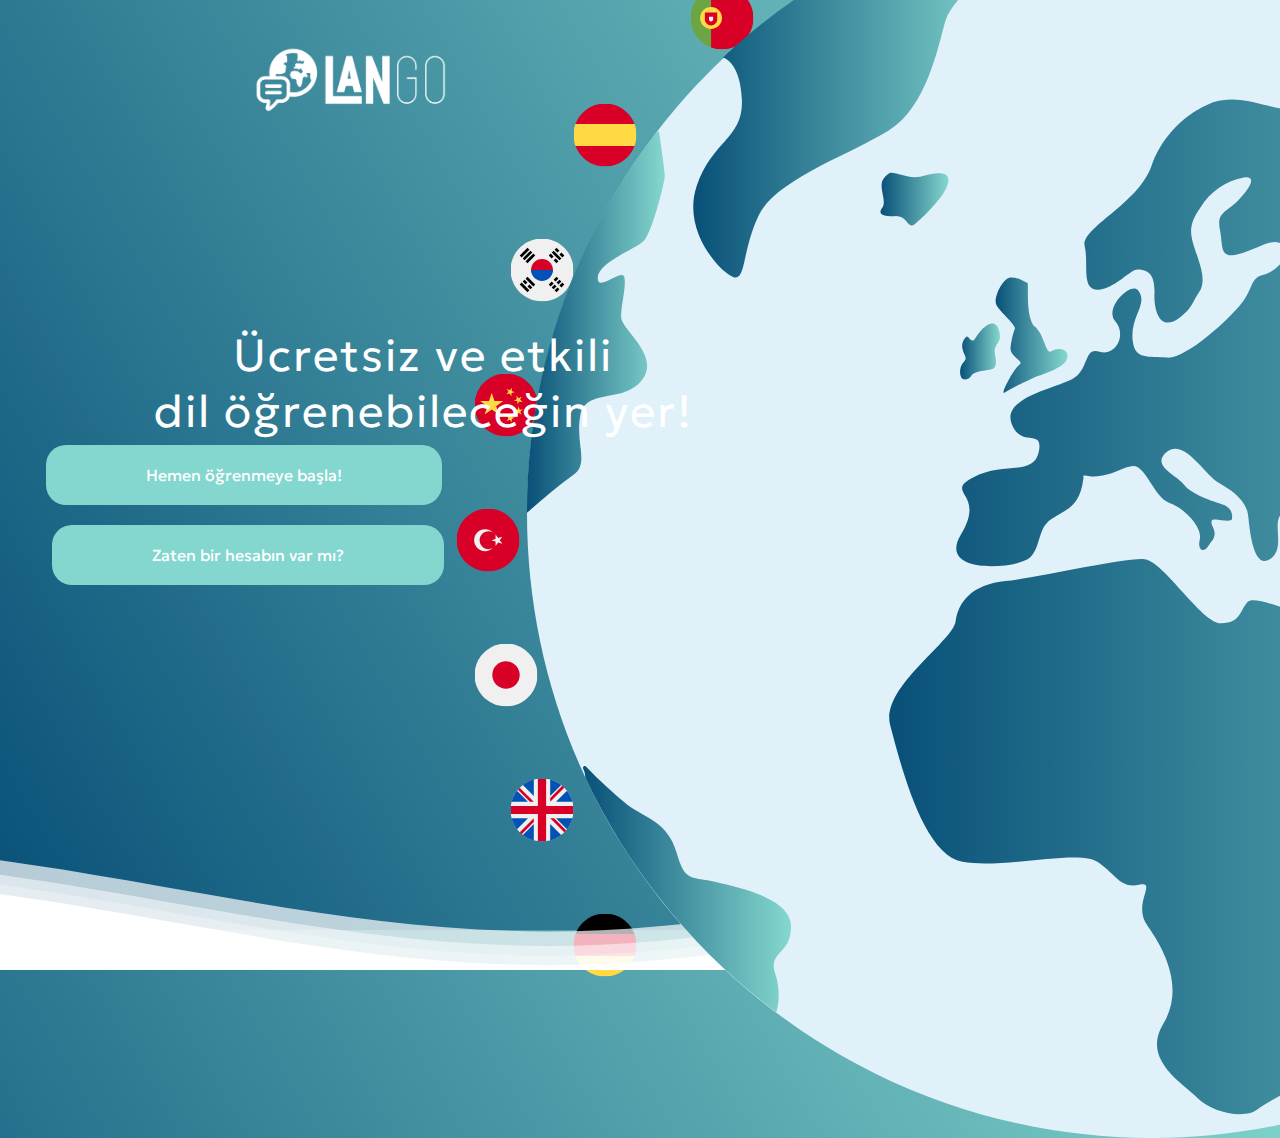
<file: index.html>
<!DOCTYPE html>
<html lang="en" >
<head>
  <meta charset="UTF-8">
  <title>Lango</title>
  <link rel="stylesheet" href="./style/main.css">

</head>
<body>
    <script src="/js/pageRedirect.js"></script>

    <div class="header">
      <div class="logo">
        <img src="../assets/logo/logowhite.png" alt="Logo">
        </div>        
    </div>


<div class="section">
<div class="inner-section flex">
<h1>Ücretsiz ve etkili <br>dil öğrenebileceğin yer!</h1>
</div>

<div class='earthcontainer'>
    <img class="earth" src="assets/icons/svg/europe.svg" alt="EarthIcon">
</div>

<div class="flags-container">
  <img class="tr" src="assets/icons/svg/turkey.svg" alt="turkey">
  <img class="gr" src="assets/icons/svg/germany.svg" alt="germany">
  <img class="sp" src="assets/icons/svg/spain.svg" alt="spain">
  <img class="jp" src="assets/icons/svg/japan.svg" alt="japan">
  <img class="cn" src="assets/icons/svg/china.svg" alt="china">
  <img class="skrn" src="assets/icons/svg/south korea.svg" alt="southkorea">
  <img class="uk" src="assets/icons/svg/united kingdom.svg" alt="uk">
  <img class="port" src="assets/icons/svg/portugal.svg" alt="portugal">
</div>

<div class="button-container">
  <button class="minimal-button" onclick="redirectToRegister()">Hemen öğrenmeye başla!</button>
  <button class="minimal-button" onclick="redirectToLogin()">Zaten bir hesabın var mı?</button>

</div>



<!--Waves Container-->
<div>
<svg class="waves" xmlns="http://www.w3.org/2000/svg" xmlns:xlink="http://www.w3.org/1999/xlink"
viewBox="0 24 150 28" preserveAspectRatio="none" shape-rendering="auto">
<defs>
<path id="gentle-wave" d="M-160 44c30 0 58-18 88-18s 58 18 88 18 58-18 88-18 58 18 88 18 v44h-352z" />
</defs>
<g class="parallax">
<use xlink:href="#gentle-wave" x="48" y="0" fill="rgba(255,255,255,0.7" />
<use xlink:href="#gentle-wave" x="48" y="3" fill="rgba(255,255,255,0.5)" />
<use xlink:href="#gentle-wave" x="48" y="5" fill="rgba(255,255,255,0.3)" />
<use xlink:href="#gentle-wave" x="48" y="7" fill="#fff" />
</g>
</svg>
</div>
</div>

</body>
</html>
</file>
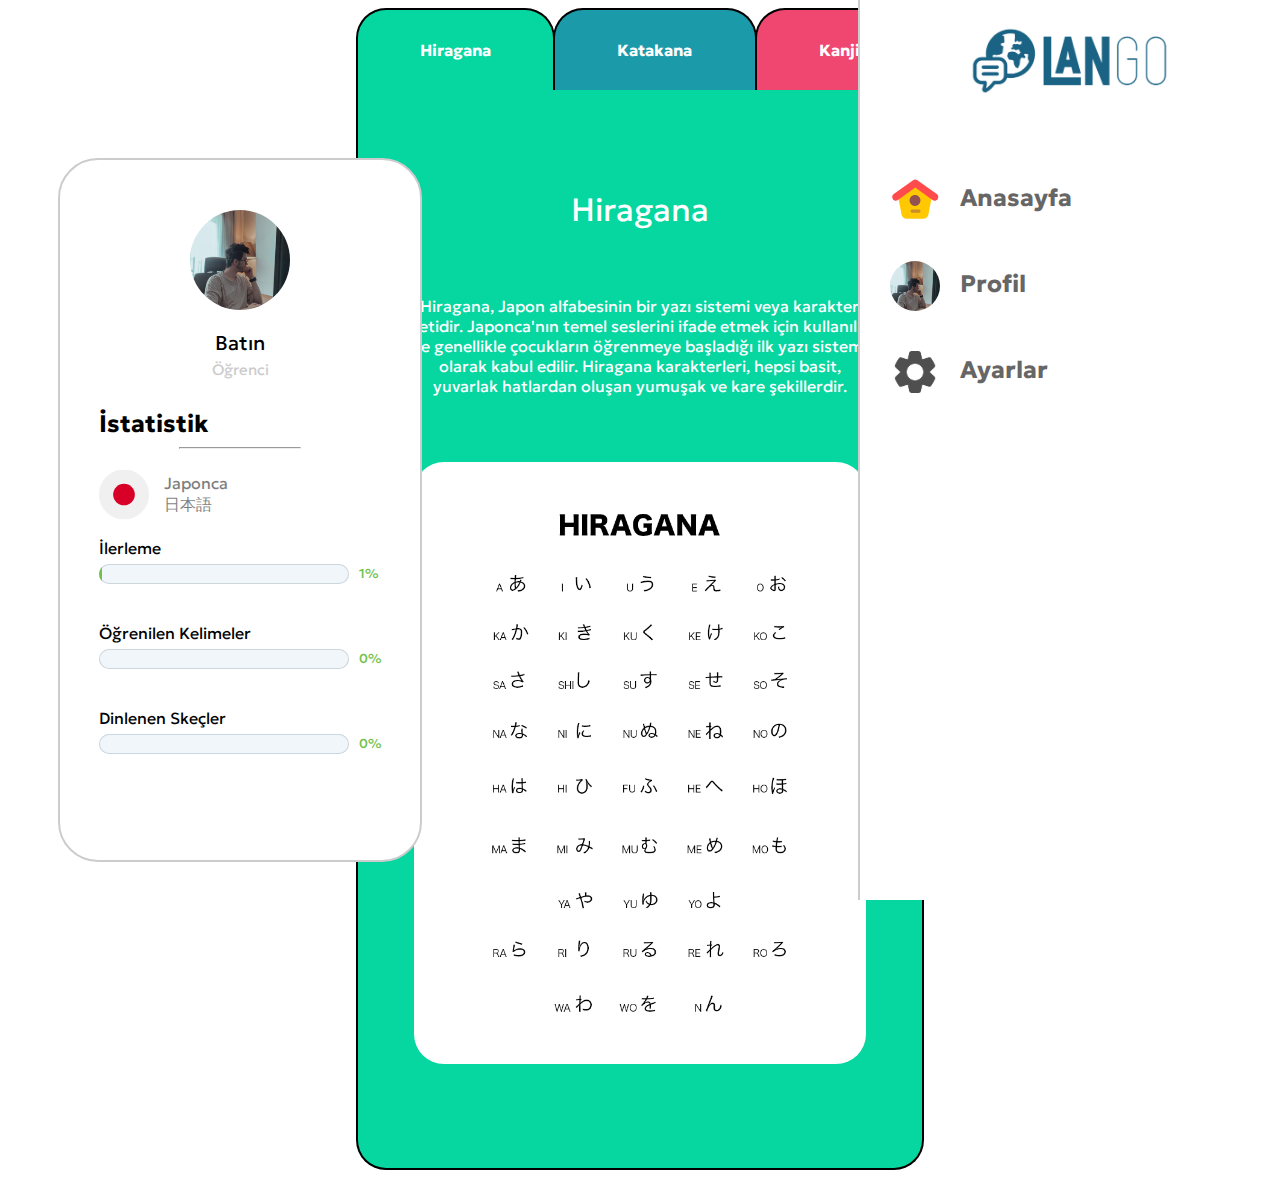
<file: pages/alphabetPage.html>
<!DOCTYPE html>
<html lang="en">
<head>
    <meta charset="UTF-8">
    <meta http-equiv="X-UA-Compatible" content="IE=edge">
    <meta name="viewport" content="width=device-width, initial-scale=1.0">
    <title>Lango</title>
    <link rel="stylesheet" href="../style/alphabetPage.css">
</head>
<body>
    <div class="container">

        <!-- Profil Ve İstatistik -->

        <div class="profile-container">
            <img class="profilePicture" src="../assets/pictures/profilepicture.jpg" alt="">
            <p class="accName">Batın</p>
            <p class="accPerm">Öğrenci</p> 
            <div class="statistics-container">
                <h2 class="statisticTitle">İstatistik</h2>
                <hr class="line">
                <div class="currentLearningLang-container">
                  <img class="currentLearningLangFlag" src="../assets/icons/svg/japan.svg" alt="Japanese">
                  <div class="currentLearningLangTexts">
                    <p class="jp-turkish">Japonca</p>
                    <p class="jp-japanese">日本語</p>
                  </div>
                </div>
                <p>İlerleme</p>
                <div class="progress-bar--wrap progress-bar--green">
                    <div class="progress-bar">
                      Progress
                      <div class="progress-bar--inner" style="width: 1%;"></div>
                    </div>
                    <span class="progress-bar--counter">1%</span>
                  </div>
                <p>Öğrenilen Kelimeler</p>
                <div class="progress-bar--wrap progress-bar--green">
                    <div class="progress-bar">
                      Progress
                      <div class="progress-bar--inner" style="width: 0%;"></div>
                    </div>
                    <span class="progress-bar--counter">0%</span>
                  </div>
                <p>Dinlenen Skeçler</p>
                <div class="progress-bar--wrap progress-bar--green">
                    <div class="progress-bar">
                      Progress
                      <div class="progress-bar--inner" style="width: 0%;"></div>
                    </div>
                    <span class="progress-bar--counter">0%</span>
                  </div>
            </div>   
        </div>
  </div>

    <!--Alfabe Container-->

    <div id="wrap">
        <ul  class="tabMenu" id="tab">
            <li class="select">
                <a href="#tab1">Hiragana</a>
            </li>
            <li>
                <a href="#tab2">Katakana</a>
            </li>
            <li>
                <a href="#tab3">Kanji</a>
            </li>
        </ul>	
        <div class="tabContent" id="cate1">
            <h2 class="tabTitle">Hiragana</h2>
            <p>Hiragana, Japon alfabesinin bir yazı sistemi veya karakter setidir. Japonca'nın temel seslerini ifade etmek için kullanılır ve genellikle çocukların öğrenmeye başladığı ilk yazı sistemi olarak kabul edilir. Hiragana karakterleri, hepsi basit, yuvarlak hatlardan oluşan yumuşak ve kare şekillerdir. 
                <div class="hiragana-container">
                    <img src="../assets/pictures/japanese/Hiragana.png" alt="">
                </div>
        </div>
        <div class="tabContent disnon" id="cate2">
            <h2 class="tabTitle" >Katakana</h2>
            <p>Katakana, Japon alfabesinin bir yazım sistemidir. Japonya'da yabancı dillerden gelen sözcüklerin ve yabancı isimlerin yazımında kullanılır. Katakana, diğer Japon yazı sistemlerinden biri olan hiragana ile birlikte kullanılır. Katakana karakterleri, genellikle kare veya dikdörtgen şekillerde bulunur ve daha keskin hatlara sahiptir.</p>
            <div class="katakana-container">
                <img src="../assets/pictures/japanese/Katakana.png" alt="">
            </div>
        </div>
        <div class="tabContent disnon" id="cate3">
            <h2 class="tabTitle">Kanji</h2>
            <p>Kanji, Japon alfabesinin bir yazım sistemi olan Japonca'da kullanılan Çince karakterlerdir. Kanji karakterleri, karmaşık işaretlerden oluşur ve her bir karakter, bir kelimenin veya bir kelime kökünün anlamını veya sesini ifade edebilir. Japonca'da yaklaşık olarak 2000 yaygın kullanılan kanji karakteri bulunmaktadır.</p>
            <div class="table-title">
                <h3>JLPT-5 Kanjileri</h3>
                </div>
                <table class="table-fill">
                <thead>
                <tr>
                <th class="text-left">Kanji</th>
                <th class="text-left">Onyomi</th>
                <th class="text-left">Kunyomi</th>
                <th class="text-left">Kanji Anlamı</th>
                </tr>
                </thead>
                <tbody class="table-hover">
                <tr>
                <td class="text-left">日</td>
                <td class="text-left">nichi, jitsu <br>ニチ, ジツ</td>
                <td class="text-left">hi, -bi, -ka <br>ひ, -び, -か</td>
                <td class="text-left">Gün, güneş, Japonya, sayıyla gün gösterimi</td>
                </tr>
                <tr>
                <td class="text-left">一</td>
                <td class="text-left">ichi <br>イチ</td>
                <td class="text-left">hito(tsu)<br>ひと(つ)</td>
                <td class="text-left">Bir</td>
                </tr>
                <tr>
                    <td class="text-left">国</td>
                    <td class="text-left">koku <br>コク</td>
                    <td class="text-left">kuni <br>くに</td>
                    <td class="text-left">Ülke</td>
                    </tr>
                    <tr>
                        <td class="text-left">人</td>
                        <td class="text-left">jin, nin <br>ジン、 ニン</td>
                        <td class="text-left">hito <br>ひと</td>
                        <td class="text-left">Kişi</td>
                        </tr>
                        <tr>
                            <td class="text-left">年</td>
                            <td class="text-left">nen <br>ネン</td>
                            <td class="text-left">toshi <br>とし</td>
                            <td class="text-left">Yıl, sayıyla yıl gösterimi</td>
                            </tr>
                </tbody>
                </table>
            </div>
        </div>
        </div>

    <!--Sağda Yer Alan Navbar-->

    <div class="right-container">
        <img class="logo" src="../assets/logo/logoblue.png" alt="">
        <div class="buttons" onclick="redirectToLobby()">
            <div class="image">
                <img class="lobby" src="../assets/icons/svg/home.svg" alt="">
            </div>
            <div class="text">
                <h1 class="title">Anasayfa</h1>
            </div>
        </div>
        <div class="buttons" onclick="redirectToProfile()">
            <div class="image">
                <img class="profile" src="../assets/pictures/profilepicture.jpg" alt="">
            </div>
            <div class="text">
                <h1 class="title">Profil</h1>
            </div>
        </div>
        <div class="buttons">
            <div class="image">
                <img class="settings" src="../assets/icons/svg/settings.png" alt="">
            </div>
            <div class="text" onclick="redirectToSettings()">
                <h1 class="title">Ayarlar</h1>
            </div>
        </div>
    </div>
    <script src='//cdnjs.cloudflare.com/ajax/libs/jquery/2.1.3/jquery.min.js'></script><script  src="../js/tabbar.js"></script>
    <script src="/js/pageRedirect.js"></script>
    <script src="/js/progressbar.js"></script>
</body>
</html>
</file>
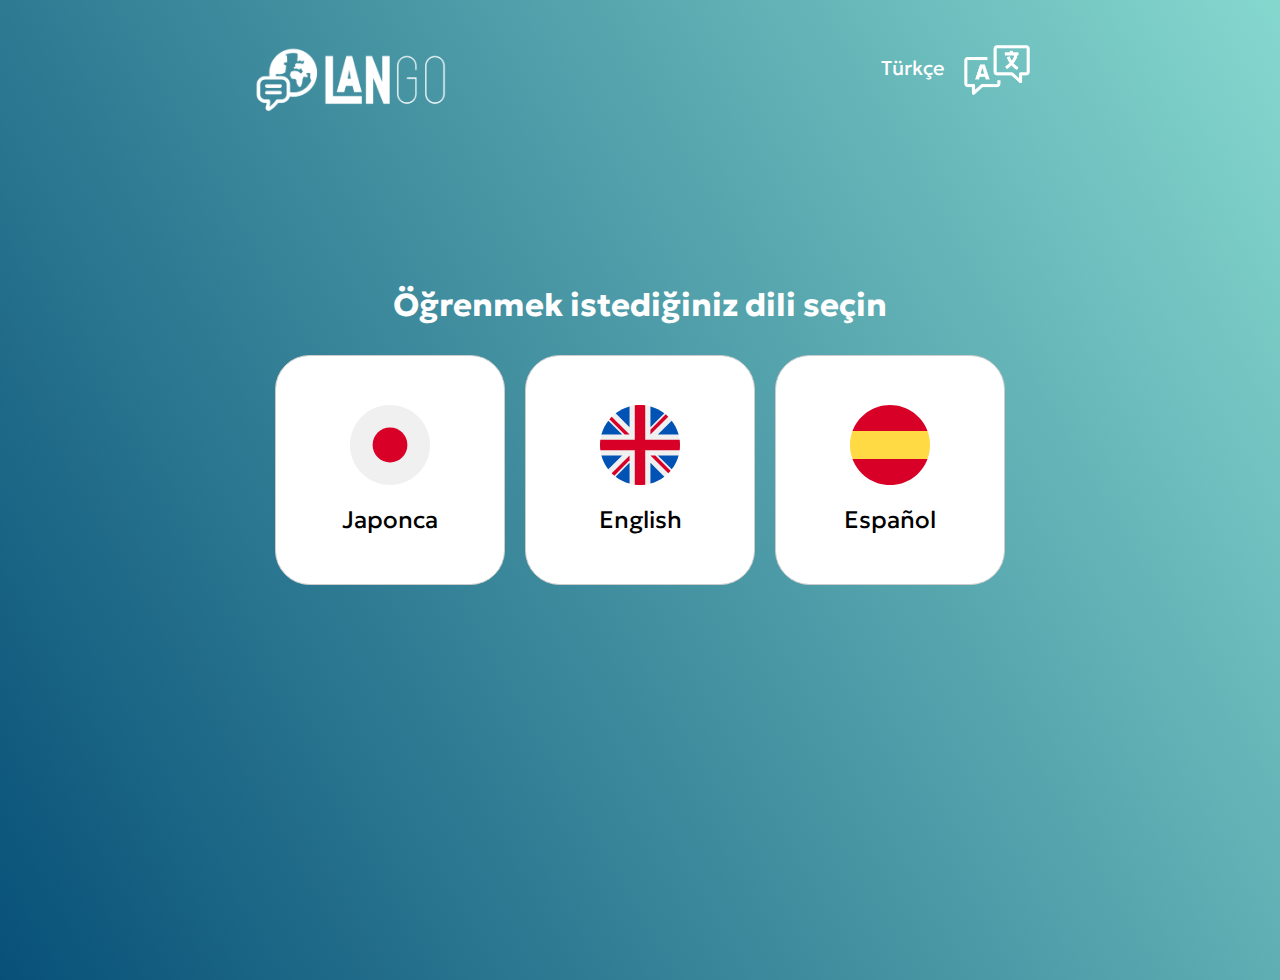
<file: pages/chooseLangPage.html>
<!DOCTYPE html>
<html lang="en">
<head>
    <meta charset="UTF-8">
    <meta http-equiv="X-UA-Compatible" content="IE=edge">
    <meta name="viewport" content="width=device-width, initial-scale=1.0">
    <title>Lango</title>
    <link rel="stylesheet" href="../style/chooseLang.css">
</head>
<body>


    <script src="/js/pageRedirect.js"></script>
    <!--Header-->
    <div class="header">
        <div class="logo">
          <img src="../assets/logo/logowhite.png" alt="Logo">
          </div>
          <div class="langicon-container">
            <p class="lang">Türkçe</p>
            <img class="lang-icon" src="../assets/icons/svg/language-icon.png" alt="langicon">
        </div>
      </div>
    <div class="section">
        <!--Seçenekler-->
        <h1 class="title">Öğrenmek istediğiniz dili seçin</h1>
        <div class="button-container">
            <div class="button" onclick="redirectToLobby()">
                <img src="../assets/icons/svg/japan.svg" alt="Türkiye Bayrağı">
                <p>Japonca</p>
            </div>
            <div class="button" onclick="redirectToLobby()">
                <img src="../assets/icons/svg/united kingdom.svg" alt="İngiltere Bayrağı">
                <p>English</p>
            </div>
            <div class="button" onclick="redirectToLobby()">
                <img src="../assets/icons/svg/spain.svg" alt="İspanya Bayrağı">
                <p>Español</p>
            </div>
        </div>
    </div>
</body>
</html>
</file>
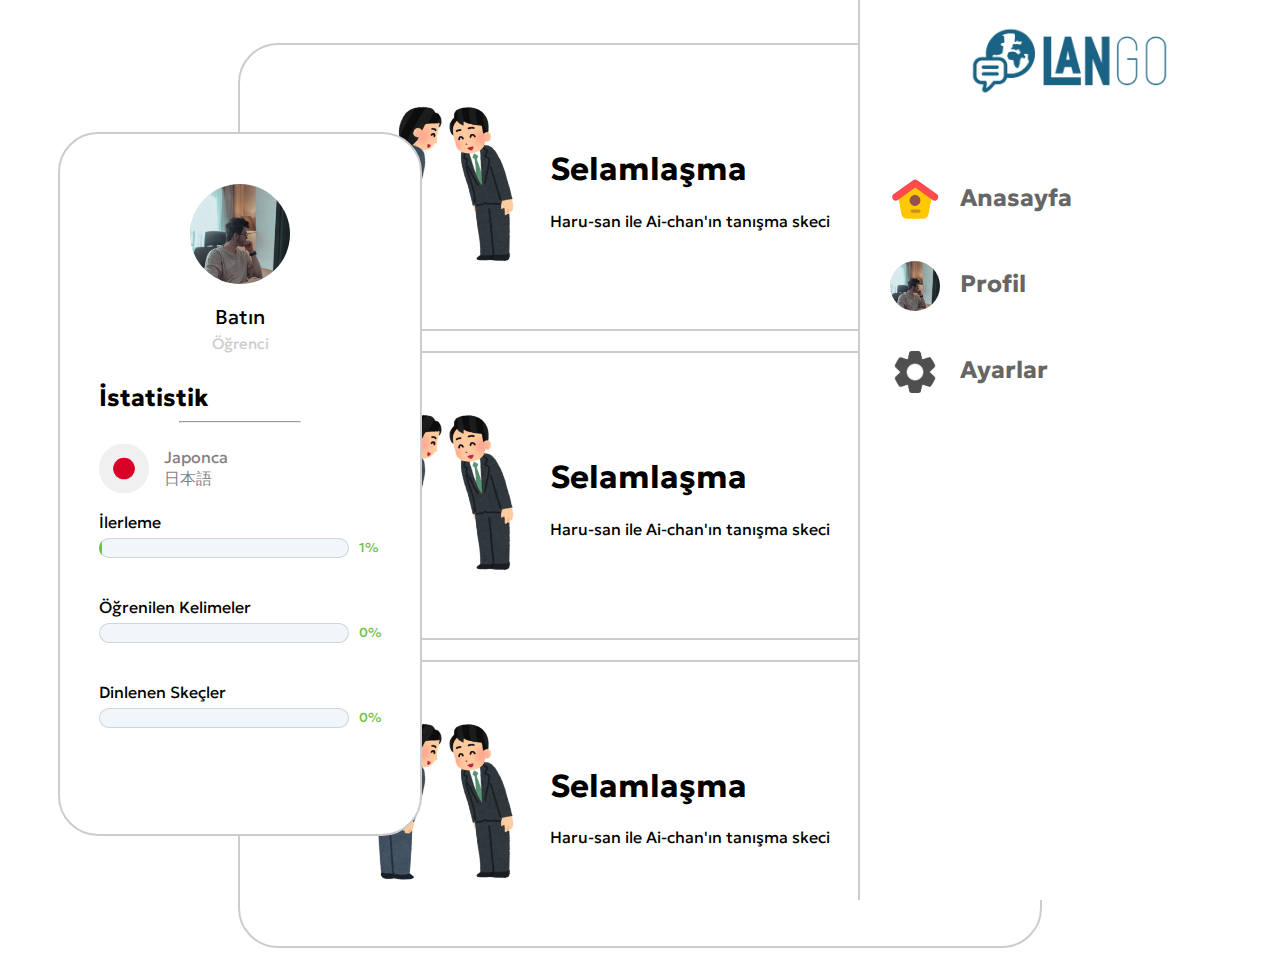
<file: pages/listeningPage.html>
<!DOCTYPE html>
<html lang="en">
<head>
    <meta charset="UTF-8">
    <meta http-equiv="X-UA-Compatible" content="IE=edge">
    <meta name="viewport" content="width=device-width, initial-scale=1.0">
    <title>Lango</title>
    <link rel="stylesheet" href="../style/listeningPage.css">
</head>
<body>
    <div class="container">

        <!-- Profil Ve İstatistik -->

        <div class="profile-container">
            <img class="profilePicture" src="../assets/pictures/profilepicture.jpg" alt="">
            <p class="accName">Batın</p>
            <p class="accPerm">Öğrenci</p> 
            <div class="statistics-container">
                <h2 class="statisticTitle">İstatistik</h2>
                <hr class="line">
                <div class="currentLearningLang-container">
                  <img class="currentLearningLangFlag" src="../assets/icons/svg/japan.svg" alt="Japanese">
                  <div class="currentLearningLangTexts">
                    <p class="jp-turkish">Japonca</p>
                    <p class="jp-japanese">日本語</p>
                  </div>
                </div>
                <p>İlerleme</p>
                <div class="progress-bar--wrap progress-bar--green">
                    <div class="progress-bar">
                      Progress
                      <div class="progress-bar--inner" style="width: 1%;"></div>
                    </div>
                    <span class="progress-bar--counter">1%</span>
                  </div>
                <p>Öğrenilen Kelimeler</p>
                <div class="progress-bar--wrap progress-bar--green">
                    <div class="progress-bar">
                      Progress
                      <div class="progress-bar--inner" style="width: 0%;"></div>
                    </div>
                    <span class="progress-bar--counter">0%</span>
                </div>
                <p>Dinlenen Skeçler</p>
                <div class="progress-bar--wrap progress-bar--green">
                    <div class="progress-bar">
                      Progress
                      <div class="progress-bar--inner" style="width: 0%;"></div>
                    </div>
                    <span class="progress-bar--counter">0%</span>
                </div>
            </div>  
        </div>
    </div>
  

    <!--Dinleme Bölümü Container-->

    <div class="listening-container">
        <div class="listening-card" onclick="redirectToListening()">
            <div class="imageContainerMeeting">
                <img class="imageListeningMeeting" src="../assets/pictures/listening/selamlaşma.png" alt="">
            </div>
            <div class="textContainer">
                <h1>Selamlaşma</h1>
                <p>Haru-san ile Ai-chan'ın tanışma skeci</p>
            </div>
        </div>
        <div class="listening-card">
            <div class="imageContainerMeeting">
                <img class="imageListeningMeeting" src="../assets/pictures/listening/selamlaşma.png" alt="">
            </div>
            <div class="textContainer">
                <h1>Selamlaşma</h1>
                <p>Haru-san ile Ai-chan'ın tanışma skeci</p>
            </div>
        </div>
        <div class="listening-card">
            <div class="imageContainerMeeting">
                <img class="imageListeningMeeting" src="../assets/pictures/listening/selamlaşma.png" alt="">
            </div>
            <div class="textContainer">
                <h1>Selamlaşma</h1>
                <p>Haru-san ile Ai-chan'ın tanışma skeci</p>
            </div>
        </div>
    </div>

    <!--Sağda Yer Alan Navbar-->

    <div class="right-container">
        <img class="logo" src="../assets/logo/logoblue.png" alt="">
        <div class="buttons" onclick="redirectToLobby()">
            <div class="image">
                <img class="lobby" src="../assets/icons/svg/home.svg" alt="">
            </div>
            <div class="text">
                <h1 class="title">Anasayfa</h1>
            </div>
        </div>
        <div class="buttons" onclick="redirectToProfile()">
            <div class="image">
                <img class="profile" src="../assets/pictures/profilepicture.jpg" alt="">
            </div>
            <div class="text">
                <h1 class="title">Profil</h1>
            </div>
        </div>
        <div class="buttons" onclick="redirectToSettings()">
            <div class="image">
                <img class="settings" src="../assets/icons/svg/settings.png" alt="">
            </div>
            <div class="text">
                <h1 class="title">Ayarlar</h1>
            </div>
        </div>
    </div>
    <script src="/js/pageRedirect.js"></script>
    <script src="/js/progressbar.js"></script>
</body>
</html>
</file>
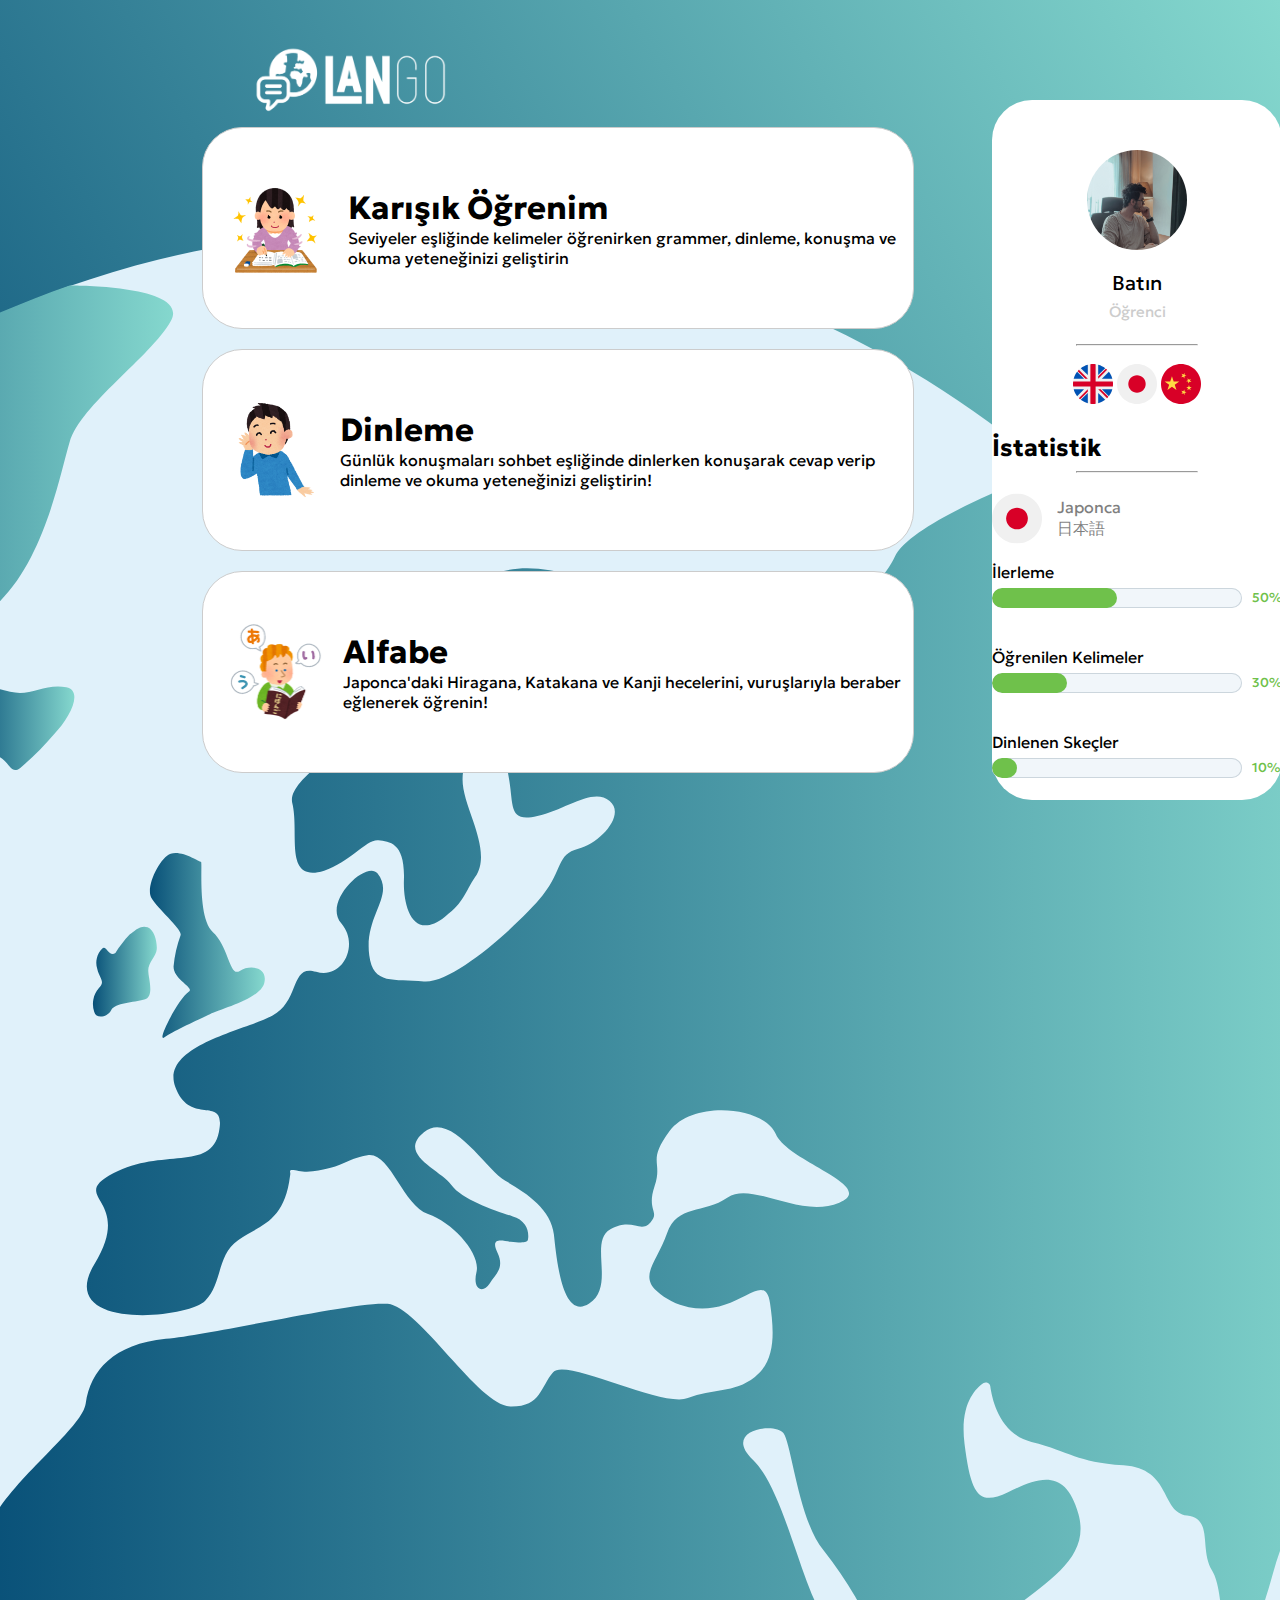
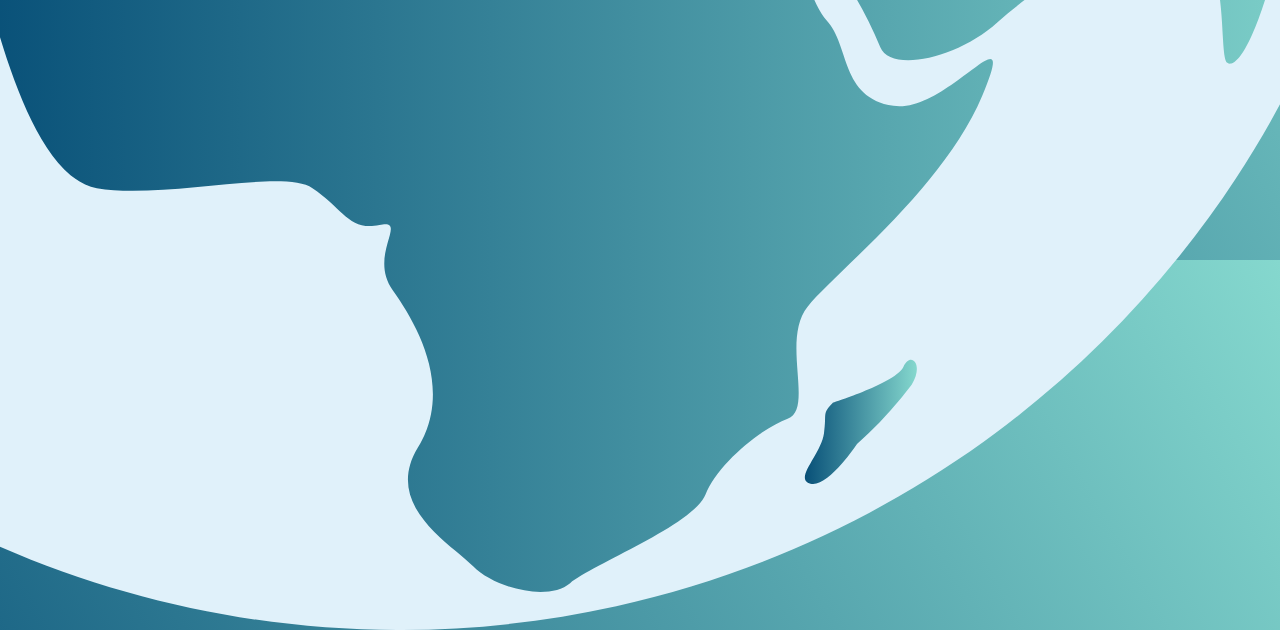
<file: pages/lobbyPage.html>
<!DOCTYPE html>
<html lang="en">
<head>
    <meta charset="UTF-8">
    <meta http-equiv="X-UA-Compatible" content="IE=edge">
    <meta name="viewport" content="width=device-width, initial-scale=1.0">
    <title>Lango</title>
    <link rel='stylesheet' href='https://cdnjs.cloudflare.com/ajax/libs/font-awesome/6.2.0/css/all.min.css'><link rel="stylesheet" href="../style/lobby.css">
</head>
<body>

  <img class="earth" src="../assets/icons/svg/europe.svg" alt="">


    <div class="header">
        <div class="logo">
        <img src="../assets/logo/logowhite.png" alt="Logo">
        </div>
    </div>


    <div class="section">

<!-- Dil Öğrenimi İçin Seçenekler -->

        <div class="lang-selection">
            <div class="button-container">
                <div class="button" onclick="redirectToMixLearning()">
                  <div class="button-content">
                    <img src="../assets/pictures/lobby/2018gakushu.png" alt="">
                    <div class="button-text">
                      <h1 class="title">Karışık Öğrenim</h1>
                      <p class="desc">Seviyeler eşliğinde kelimeler öğrenirken grammer, dinleme, konuşma ve okuma yeteneğinizi geliştirin</p>
                    </div>
                  </div>
                </div>
                <div class="button" onclick="redirectToSpeakingListening()">
                  <div class="button-content">
                    <img src="../assets/pictures/lobby/kiku_man.png" alt="">
                    <div class="button-text">
                      <h1 class="title">Dinleme</h1>
                      <p class="desc">Günlük konuşmaları sohbet eşliğinde dinlerken konuşarak cevap verip dinleme ve okuma yeteneğinizi geliştirin! </p>
                    </div>
                  </div>
                </div>
                <div class="button" onclick="redirectToAlphebetLearning()">
                  <div class="button-content">
                    <img src="../assets/pictures/lobby/study_nihongo.png" alt="">
                    <div class="button-text">
                      <h1 class="title">Alfabe</h1>
                      <p class="desc">Japonca'daki Hiragana, Katakana ve Kanji hecelerini, vuruşlarıyla beraber eğlenerek öğrenin!
                      </p>
                    </div>
                  </div>
                </div>
              </div>
        </div>
       
<!-- Profil Ve İstatistik -->

        <div class="profile-container">
            <img class="profilePicture" src="../assets/pictures/profilepicture.jpg" alt="">
            <p class="accName">Batın</p>
            <p class="accPerm">Öğrenci</p> 
            <hr class="line">
            <div class="langLearningIcons">
                <img class="en" src="../assets/icons/svg/united kingdom.svg" alt="">
                <img class="jp" src="../assets/icons/svg/japan.svg" alt="">
                <img class="cn" src="../assets/icons/svg/china.svg" alt="">
            </div>
            <div class="statistics-container">
                <h2 class="statisticTitle">İstatistik</h2>
                <hr class="line">

                <div class="currentLearningLang-container">
                  <img class="currentLearningLangFlag" src="../assets/icons/svg/japan.svg" alt="Japanese">
                  <div class="currentLearningLangTexts">
                    <p class="jp-turkish">Japonca</p>
                    <p class="jp-japanese">日本語</p>
                  </div>
                </div>
                <p>İlerleme</p>
                <div class="progress-bar--wrap progress-bar--green">
                    <div class="progress-bar">
                      Progress
                      <div class="progress-bar--inner" style="width: 50%;"></div>
                    </div>
                    <span class="progress-bar--counter">50%</span>
                  </div>
                <p>Öğrenilen Kelimeler</p>
                <div class="progress-bar--wrap progress-bar--green">
                    <div class="progress-bar">
                      Progress
                      <div class="progress-bar--inner" style="width: 30%;"></div>
                    </div>
                    <span class="progress-bar--counter">30%</span>
                  </div>
                <p>Dinlenen Skeçler</p>
                <div class="progress-bar--wrap progress-bar--green">
                    <div class="progress-bar">
                      Progress
                      <div class="progress-bar--inner" style="width: 10%;"></div>
                    </div>
                    <span class="progress-bar--counter">10%</span>
                  </div>
            </div>
            
        </div>
      </div>

<!-- Island Bar Daha Sonra Eklenecek!!! -->

<!-- 
      <div class="island-wrapper">
        <nav class="island closed">
          <h1>Menü</h1>
          <div class="rightcover">
            <ul>
              <li>
                <a href="#Moments">Test</a>
                <a href="#Forum">Test</a>
              </li>
            </ul>
          </div>
  
          <div class="leftcover">
            <ul>
              <li>
                <a href="#Main">Test</a>
                <a href="#Settings">Test</a>
              </li>
            </ul>
          </div>
        </nav>
      </div>

    </div>
  
    <article>
    -->
  <!-- partial -->
    <script  src="../js/dynamicIsland.js"></script>
    <script  src="../js/pageRedirect.js"></script>
  
  </body>
</body>
</html>
</file>
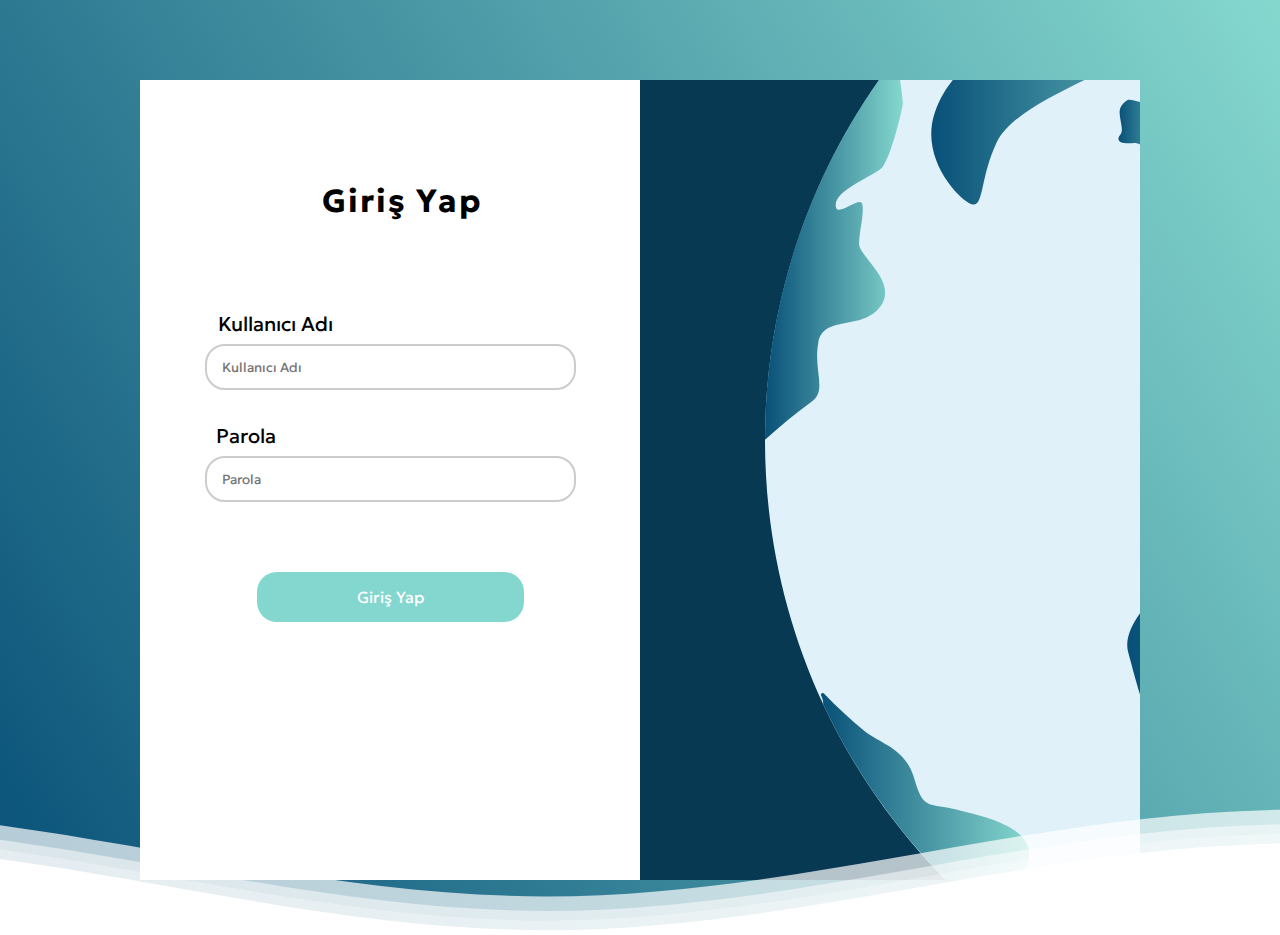
<file: pages/loginPage.html>
<!DOCTYPE html>
<html lang="en" >
<head>
  <meta charset="UTF-8">
  <title>Lango</title>
  <link rel="stylesheet" href="../style/login.css">

</head>
<body>
    <script src="../js/pageRedirect.js"></script>
    <script src="../js/login.js"></script>
<div class="section">

<!--Giriş Ekranı Container-->

<div class="login-container">
    <div class="right-box">
        <div class="right-items">
            <div class='earthcontainer'>
                <img class="earth" src="../assets/icons/svg/europe.svg" alt="EarthIcon">
            </div>
        </div>
    </div>
    <div class="left-box">
        <h1 class="title">Giriş Yap</h1>
        <div class="left-items">
          <label for="username" class="userName">Kullanıcı Adı</label>
          <input type="text" id="usernameInput" class="input-field" placeholder="Kullanıcı Adı"><br>
          <label for="password" class="pass">Parola</label>
          <input type="password" id="passwordInput" class="input-field" placeholder="Parola"><br>
          <div class="button-container">
            <button class="btnLogin">Giriş Yap</button>
          </div>
        </div>
      </div>
</div>
<!--Dalgalar Container-->
<div>
<svg class="waves" xmlns="http://www.w3.org/2000/svg" xmlns:xlink="http://www.w3.org/1999/xlink"
viewBox="0 24 150 28" preserveAspectRatio="none" shape-rendering="auto">
<defs>
<path id="gentle-wave" d="M-160 44c30 0 58-18 88-18s 58 18 88 18 58-18 88-18 58 18 88 18 v44h-352z" />
</defs>
<g class="parallax">
<use xlink:href="#gentle-wave" x="48" y="0" fill="rgba(255,255,255,0.7" />
<use xlink:href="#gentle-wave" x="48" y="3" fill="rgba(255,255,255,0.5)" />
<use xlink:href="#gentle-wave" x="48" y="5" fill="rgba(255,255,255,0.3)" />
<use xlink:href="#gentle-wave" x="48" y="7" fill="#fff" />
</g>
</svg>
</div>
</div>
</body>
</html>
</file>
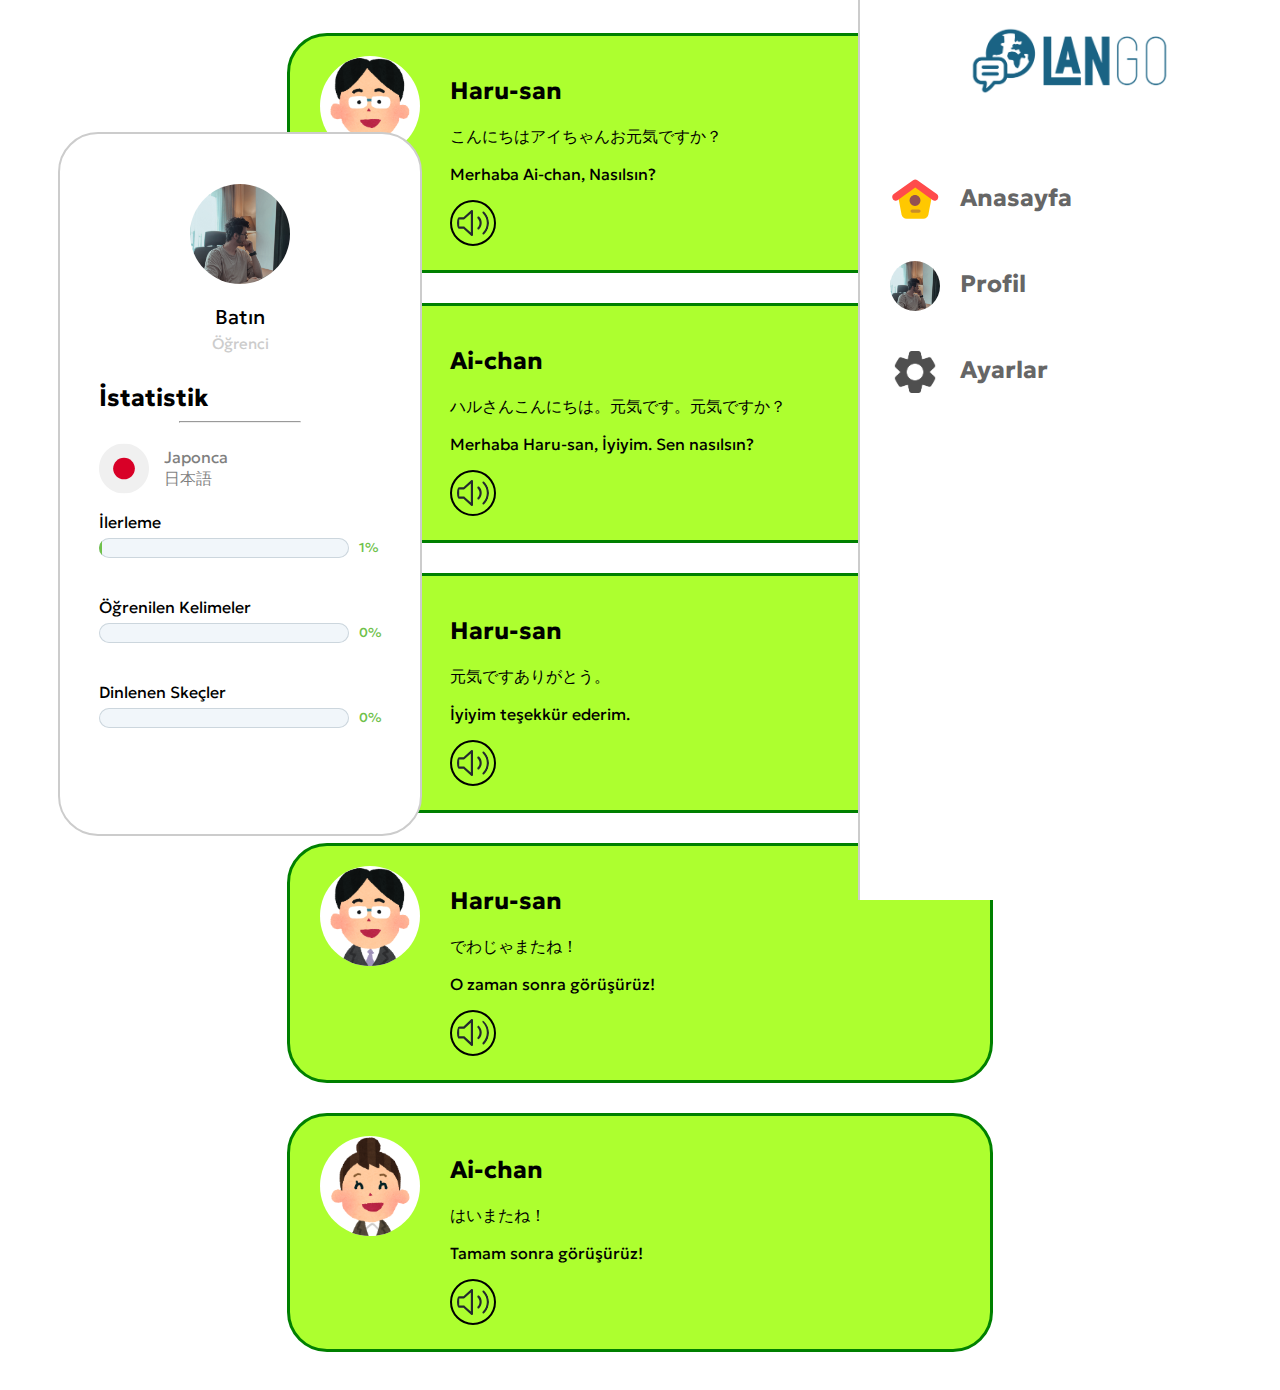
<file: pages/meetingListeningPage.html>
<!DOCTYPE html>
<html lang="en">
<head>
    <meta charset="UTF-8">
    <meta http-equiv="X-UA-Compatible" content="IE=edge">
    <meta name="viewport" content="width=device-width, initial-scale=1.0">
    <title>Lango</title>
    <link rel="stylesheet" href="../style/listeningPage.css">
</head>
<body>
      <div class="container">

        <!-- Profil Ve İstatistik -->

        <div class="profile-container">
            <img class="profilePicture" src="../assets/pictures/profilepicture.jpg" alt="">
            <p class="accName">Batın</p>
            <p class="accPerm">Öğrenci</p> 
            <div class="statistics-container">
                <h2 class="statisticTitle">İstatistik</h2>
                <hr class="line">
                <div class="currentLearningLang-container">
                  <img class="currentLearningLangFlag" src="../assets/icons/svg/japan.svg" alt="Japanese">
                  <div class="currentLearningLangTexts">
                    <p class="jp-turkish">Japonca</p>
                    <p class="jp-japanese">日本語</p>
                  </div>
                </div>
                <p>İlerleme</p>
                <div class="progress-bar--wrap progress-bar--green">
                    <div class="progress-bar">
                      Progress
                      <div class="progress-bar--inner" style="width: 1%;"></div>
                    </div>
                    <span class="progress-bar--counter">1%</span>
                  </div>
                <p>Öğrenilen Kelimeler</p>
                <div class="progress-bar--wrap progress-bar--green">
                    <div class="progress-bar">
                      Progress
                      <div class="progress-bar--inner" style="width: 0%;"></div>
                    </div>
                    <span class="progress-bar--counter">0%</span>
                  </div>
                <p>Dinlenen Skeçler</p>
                <div class="progress-bar--wrap progress-bar--green">
                    <div class="progress-bar">
                      Progress
                      <div class="progress-bar--inner" style="width: 0%;"></div>
                    </div>
                    <span class="progress-bar--counter">0%</span>
                  </div>
            </div>   
        </div>
      </div>
      </div>  
    </div>
  </div>

    <!--Dinleme Bölümü Container-->

    <div class="listening-container">
          <div class="char-container">
            <div class="imageContainer">
              <img class="imageListening" src="../assets/pictures/listening/icon_business_man05.png" alt="">
            </div>
           <div class="textContainer">
              <h2>Haru-san</h2>
              <p>こんにちはアイちゃんお元気ですか？</p>
              <p>Merhaba Ai-chan, Nasılsın?</p>
              <img class="voice-speak" src="../assets/icons/svg/speaking.svg" alt="" onclick="playHaru1()">
            </div>
          </div>

          <div class="char-container">
            <div class="imageContainer">
              <img class="imageListening" src="../assets/pictures/listening/icon_business_woman04.png" alt="" > 
            </div>
           <div class="textContainer">
              <h2>Ai-chan</h2>
              <p>ハルさんこんにちは。元気です。元気ですか？</p>
              <p>Merhaba Haru-san, İyiyim. Sen nasılsın?</p>
              <img class="voice-speak" src="../assets/icons/svg/speaking.svg" alt="" onclick="playAi1()">
            </div>
          </div>

          <div class="char-container">
            <div class="imageContainer">
              <img class="imageListening" src="../assets/pictures/listening/icon_business_man05.png" alt="">
            </div>
           <div class="textContainer">
              <h2>Haru-san</h2>
              <p>元気ですありがとう。</p>
              <p>İyiyim teşekkür ederim.</p>
              <img class="voice-speak" src="../assets/icons/svg/speaking.svg" alt="" onclick="playHaru2()">
            </div>
          </div>

          <div class="char-container">
            <div class="imageContainer">
              <img class="imageListening" src="../assets/pictures/listening/icon_business_man05.png" alt="">
            </div>
           <div class="textContainer">
              <h2>Haru-san</h2>
              <p>でわじゃまたね！</p>
              <p>O zaman sonra görüşürüz!</p>
              <img class="voice-speak" src="../assets/icons/svg/speaking.svg" alt="" onclick="playHaru3()">
            </div>
          </div>

          <div class="char-container">
            <div class="imageContainer">
              <img class="imageListening" src="../assets/pictures/listening/icon_business_woman04.png" alt="" >
            </div>
           <div class="textContainer">
              <h2>Ai-chan</h2>
              <p>はいまたね！</p>
              <p>Tamam sonra görüşürüz!</p>
              <img class="voice-speak" src="../assets/icons/svg/speaking.svg" alt="" onclick="playAi2()">
            </div>
          </div>
    </div>

    <!--Sağda Yer Alan Navbar-->

    <div class="right-container">
      <img class="logo" src="../assets/logo/logoblue.png" alt="">
      <div class="buttons" onclick="redirectToLobby()">
          <div class="image">
              <img class="lobby" src="../assets/icons/svg/home.svg" alt="">
          </div>
          <div class="text">
              <h1 class="title">Anasayfa</h1>
          </div>
      </div>
      <div class="buttons">
          <div class="image">
              <img class="profile" src="../assets/pictures/profilepicture.jpg" alt="">
          </div>
          <div class="text">
              <h1 class="title">Profil</h1>
          </div>
      </div>
      <div class="buttons">
          <div class="image">
              <img class="settings" src="../assets/icons/svg/settings.png" alt="">
          </div>
          <div class="text">
              <h1 class="title">Ayarlar</h1>
          </div>
      </div>
  </div>
    <script src="/js/pageRedirect.js"></script>
    <script src="/js/progressbar.js"></script>
    <script src="/js/listening.js"></script>
</body>
</html>
</file>
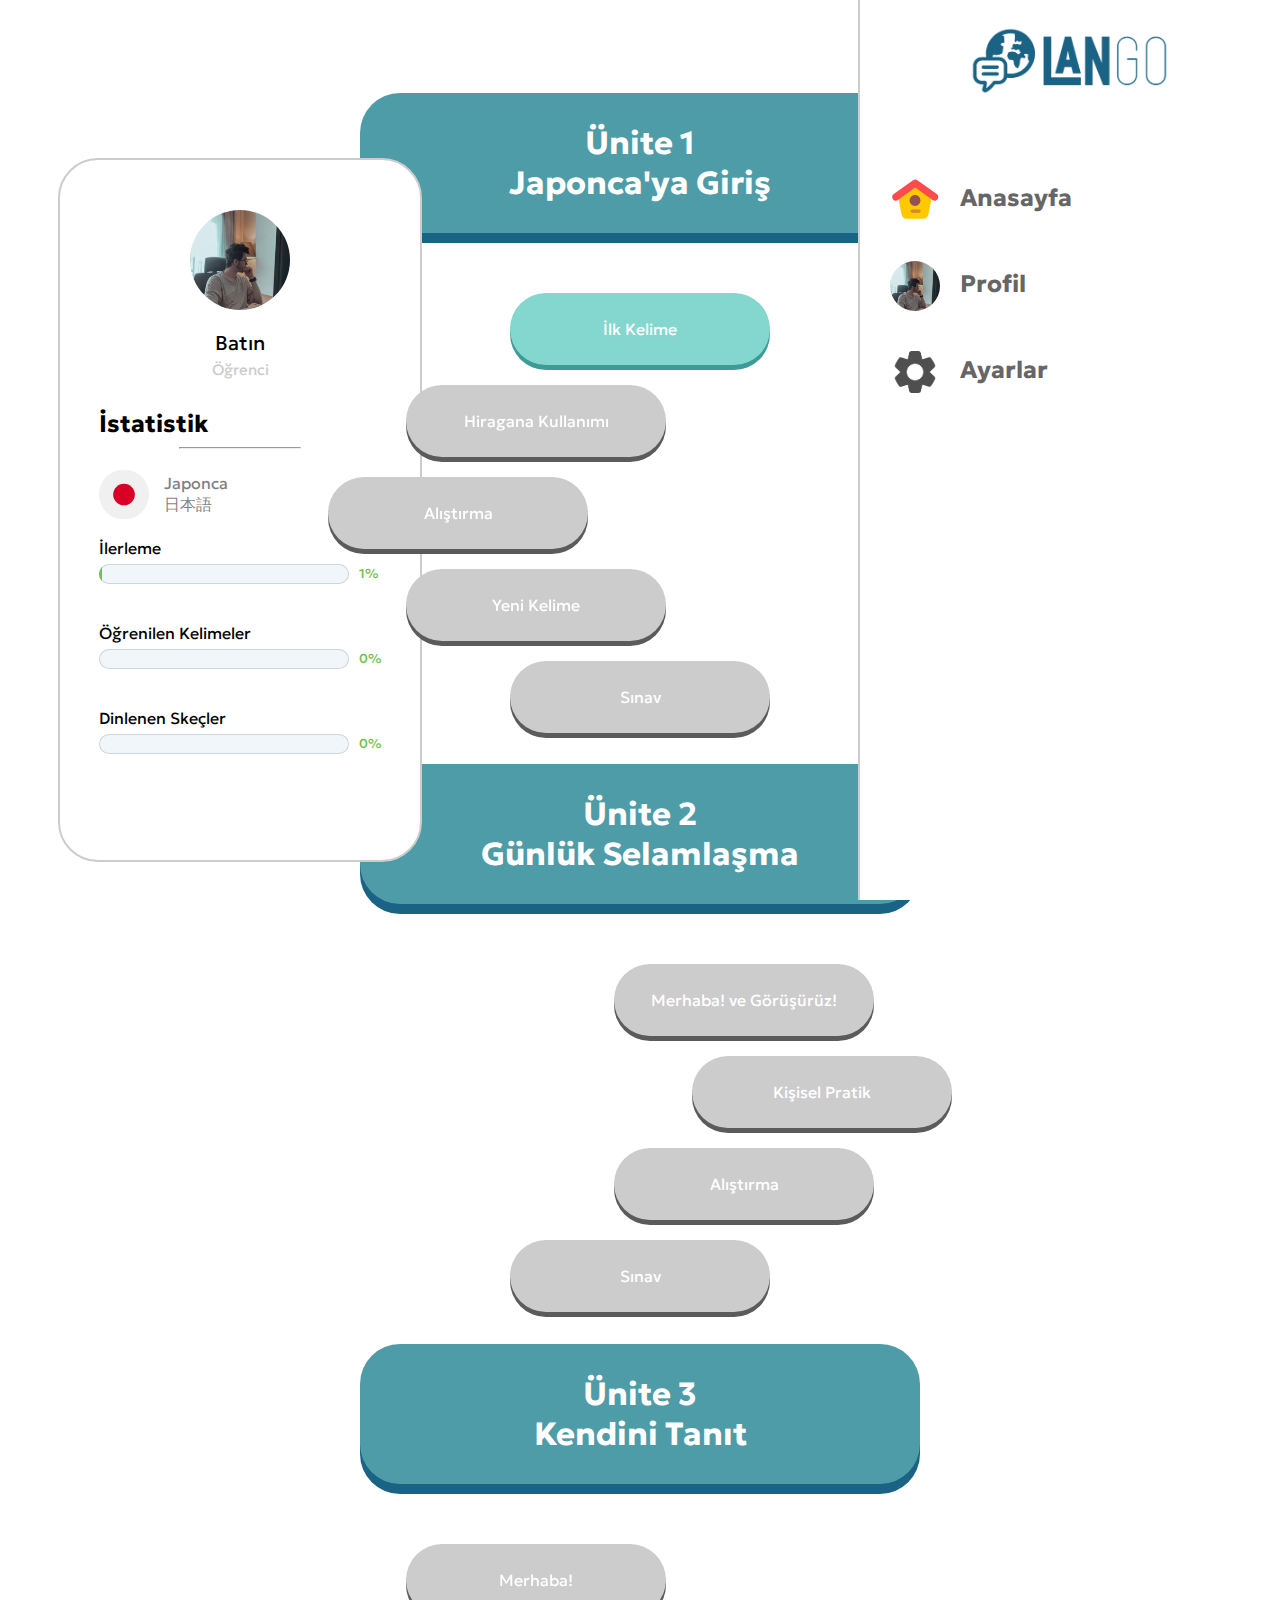
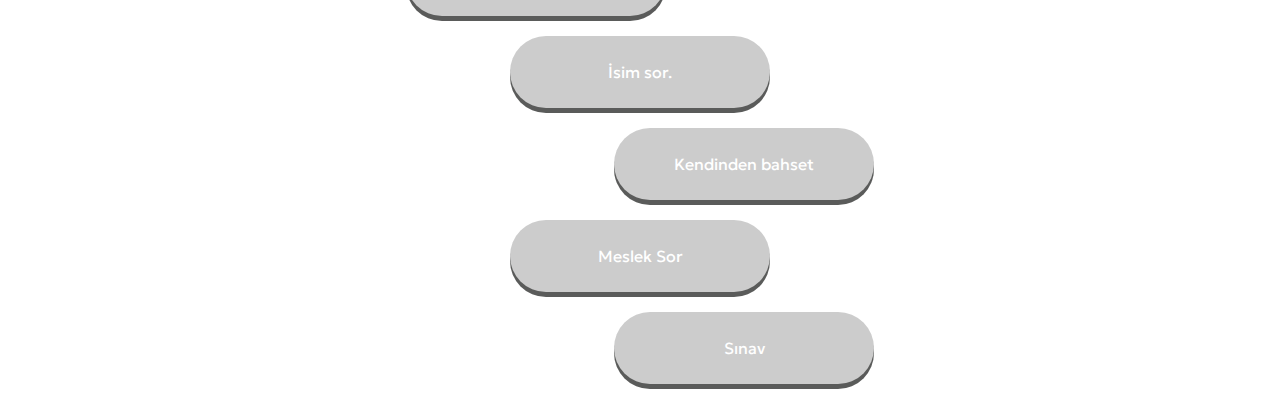
<file: pages/mixLearningPage.html>
<!DOCTYPE html>
<html lang="en">
<head>
    <meta charset="UTF-8">
    <meta http-equiv="X-UA-Compatible" content="IE=edge">
    <meta name="viewport" content="width=device-width, initial-scale=1.0">
    <title>Lango - Karışık Öğrenim</title>
    <link rel="stylesheet" href="../style/mixLearning.css">
</head>
<body>
      <div class="container">

        <!-- Profil Ve İstatistik -->

        <div class="profile-container">
            <img class="profilePicture" src="../assets/pictures/profilepicture.jpg" alt="">
            <p class="accName">Batın</p>
            <p class="accPerm">Öğrenci</p> 
            <div class="statistics-container">
                <h2 class="statisticTitle">İstatistik</h2>
                <hr class="line">
                <div class="currentLearningLang-container">
                  <img class="currentLearningLangFlag" src="../assets/icons/svg/japan.svg" alt="Japanese">
                  <div class="currentLearningLangTexts">
                    <p class="jp-turkish">Japonca</p>
                    <p class="jp-japanese">日本語</p>
                  </div>
                </div>
                <p>İlerleme</p>
                <div class="progress-bar--wrap progress-bar--green">
                    <div class="progress-bar">
                      Progress
                      <div class="progress-bar--inner" style="width: 1%;"></div>
                    </div>
                    <span class="progress-bar--counter">1%</span>
                  </div>
                <p>Öğrenilen Kelimeler</p>
                <div class="progress-bar--wrap progress-bar--green">
                    <div class="progress-bar">
                      Progress
                      <div class="progress-bar--inner" style="width: 0%;"></div>
                    </div>
                    <span class="progress-bar--counter">0%</span>
                  </div>
                <p>Dinlenen Skeçler</p>
                <div class="progress-bar--wrap progress-bar--green">
                    <div class="progress-bar">
                      Progress
                      <div class="progress-bar--inner" style="width: 0%;"></div>
                    </div>
                    <span class="progress-bar--counter">0%</span>
                  </div>
            </div>   
        </div>
      </div>
      </div>  
    </div>
  </div>

<!--Level Container-->

    <div class="level-container">
        <div class="level1-container">
            <h1>Ünite 1 <br>Japonca'ya Giriş</h1>
            <div class="Level1-1" onclick="redirectToIlkKelime()">
                <p>İlk Kelime</p>
            </div>
            <div class="Level1-2">
                <p>Hiragana Kullanımı</p>
            </div>
            <div class="Level1-3">
                <p>Alıştırma</p>
            </div>
            <div class="Level1-4">
                <p>Yeni Kelime</p>
            </div>
            <div class="Level1-5">
                <p>Sınav</p>
            </div>
        </div>
        <div class="level2-container">
            <h1>Ünite 2 <br>Günlük Selamlaşma</h1>
            <div class="Level2-1">
                <p>Merhaba! ve Görüşürüz!</p>
            </div>
            <div class="Level2-2">
                <p>Kişisel Pratik </p>
            </div>
            <div class="Level2-3">
                <p>Alıştırma</p>
            </div>
            <div class="Level2-4">
                <p>Sınav</p>
            </div>
        </div>
        <div class="level3-container">
            <h1>Ünite 3 <br>Kendini Tanıt</h1>
            <div class="Level3-1">
                <p>Merhaba!</p>
            </div>
            <div class="Level3-2">
                <p>İsim sor.</p>
            </div>
            <div class="Level3-3">
                <p>Kendinden bahset</p>
            </div>
            <div class="Level3-4">
                <p>Meslek Sor</p>
            </div>
            <div class="Level3-5">
                <p>Sınav</p>
            </div>
        </div>
    </div>

    <!--Sağda Yer Alan Navbar-->

    <div class="right-container">
        <img class="logo" src="../assets/logo/logoblue.png" alt="">
        <div class="buttons" onclick="redirectToLobby()">
            <div class="image">
                <img class="lobby" src="../assets/icons/svg/home.svg" alt="">
            </div>
            <div class="text">
                <h1 class="title">Anasayfa</h1>
            </div>
        </div>
        <div class="buttons" onclick="redirectToProfile()">
            <div class="image">
                <img class="profile" src="../assets/pictures/profilepicture.jpg" alt="" >
            </div>
            <div class="text">
                <h1 class="title">Profil</h1>
            </div>
        </div>
        <div class="buttons" onclick="redirectToSettings()">
            <div class="image">
                <img class="settings" src="../assets/icons/svg/settings.png" alt="">
            </div>
            <div class="text">
                <h1 class="title">Ayarlar</h1>
            </div>
        </div>
    </div>
    <script src="/js/pageRedirect.js"></script>
    <script src="/js/progressbar.js"></script>
</body>
</html>
</file>
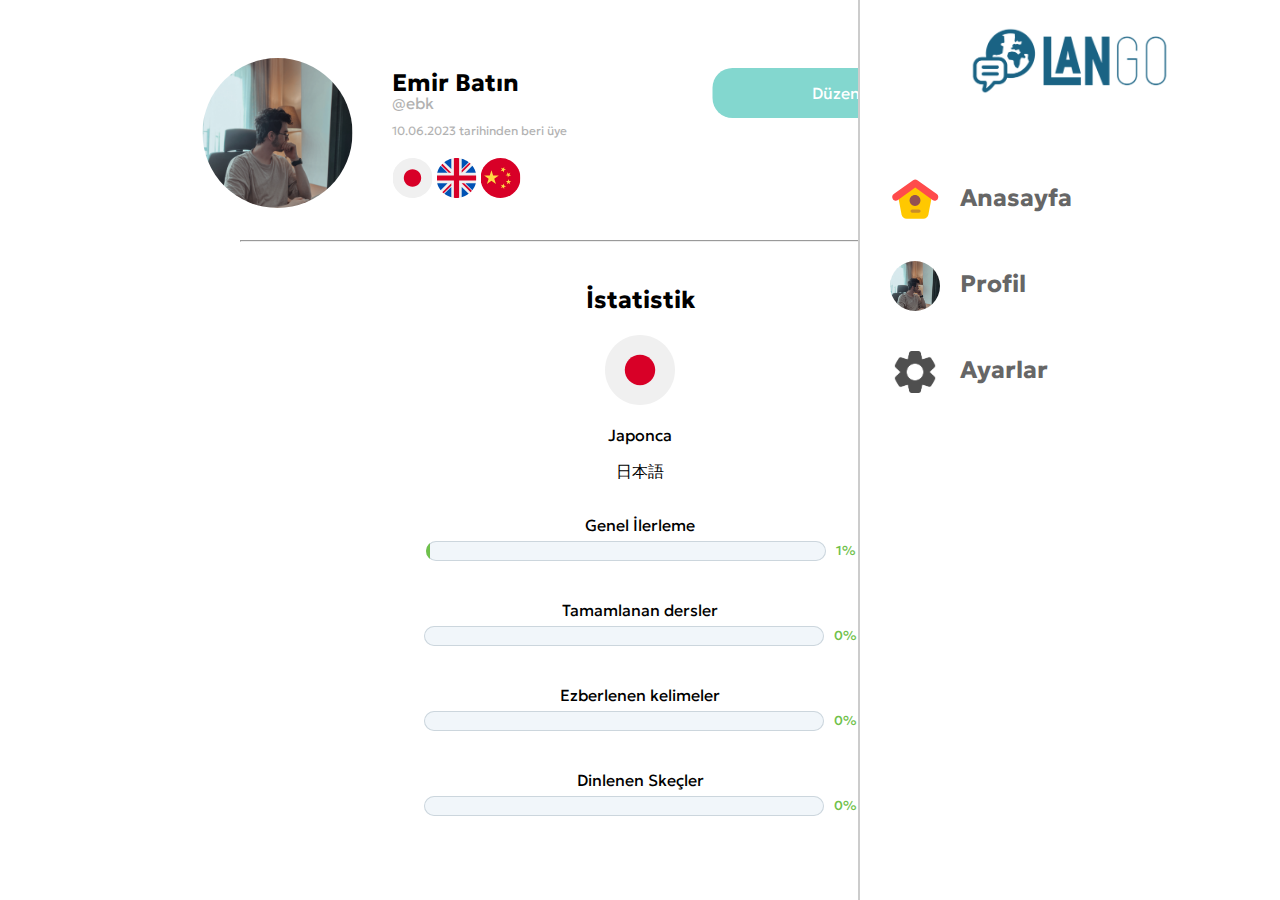
<file: pages/profilePage.html>
<!DOCTYPE html>
<html lang="en">
<head>
    <meta charset="UTF-8">
    <meta http-equiv="X-UA-Compatible" content="IE=edge">
    <meta name="viewport" content="width=device-width, initial-scale=1.0">
    <title>Lango</title>
    <link rel="stylesheet" href="../style/profile.css">
</head>
<body>
    <!--Header Container-->
    <div class="container">
        <div class="top-container">
            <div class="profile-container">
                <img class="profilePicture" src="../assets/pictures/profilepicture.jpg" alt="">
            </div>
            <div class="top-container-items">
                <div class="button-container">
                    <button class="btnEdit" onclick="redirectToSettings()">Düzenle</button>
                </div>
                <h2 class="name">Emir Batın</h2>
                <p class="usrName">@ebk</p>
                <p class="registerDate">10.06.2023 tarihinden beri üye</p>
                <img class="currentLearning" src="../assets/icons/svg/japan.svg" alt="">
                <img class="currentLearning" src="../assets/icons/svg/united kingdom.svg" alt="">
                <img class="currentLearning" src="../assets/icons/svg/china.svg" alt="">
            </div>         
        </div>
        <!--İstatistik Bölümü-->
        <div class="line"><hr></div>
        <div class="statistics">
            <h2 class="statisticTitle">İstatistik</h2>
            <div class="currentLearningLang-container">
              <img class="currentLearningLangFlag" src="../assets/icons/svg/japan.svg" alt="Japanese">
              <div class="currentLearningLangTexts">
                <p class="jp-turkish">Japonca</p>
                <p class="jp-japanese">日本語</p>
              </div>
            </div>
            <p>Genel İlerleme</p>
            <div class="progress-bar--wrap progress-bar--green">
                <div class="progress-bar">
                  Progress
                  <div class="progress-bar--inner" style="width: 1%;"></div>
                </div>
                <span class="progress-bar--counter">1%</span>
              </div>
            <p>Tamamlanan dersler</p>
            <div class="progress-bar--wrap progress-bar--green">
                <div class="progress-bar">
                  Progress
                  <div class="progress-bar--inner" style="width: 0%;"></div>
                </div>
                <span class="progress-bar--counter">0%</span>
            </div>
            <p>Ezberlenen kelimeler</p>
            <div class="progress-bar--wrap progress-bar--green">
                <div class="progress-bar">
                  Progress
                  <div class="progress-bar--inner" style="width: 0%;"></div>
                </div>
                <span class="progress-bar--counter">0%</span>
            </div>
            <p>Dinlenen Skeçler</p>
            <div class="progress-bar--wrap progress-bar--green">
                <div class="progress-bar">
                  Progress
                  <div class="progress-bar--inner" style="width: 0%;"></div>
                </div>
                <span class="progress-bar--counter">0%</span>
            </div>
        </div>  
    </div>

     <!--Sağda Yer Alan Navbar-->

     <div class="right-container">
        <img class="logo" src="../assets/logo/logoblue.png" alt="">
        <div class="buttons" onclick="redirectToLobby()">
            <div class="image">
                <img class="lobby" src="../assets/icons/svg/home.svg" alt="">
            </div>
            <div class="text">
                <h1 class="title">Anasayfa</h1>
            </div>
        </div>
        <div class="buttons">
            <div class="image">
                <img class="profile" src="../assets/pictures/profilepicture.jpg" alt="">
            </div>
            <div class="text">
                <h1 class="title">Profil</h1>
            </div>
        </div>
        <div class="buttons" onclick="redirectToSettings()">
            <div class="image">
                <img class="settings" src="../assets/icons/svg/settings.png" alt="">
            </div>
            <div class="text">
                <h1 class="title">Ayarlar</h1>
            </div>
        </div>
    </div>
      <script src="../js/pageRedirect.js"></script>
      <script src="../js/progressbar.js"></script>
      <script src="../js/listening.js"></script>


</body>
</html>
</file>
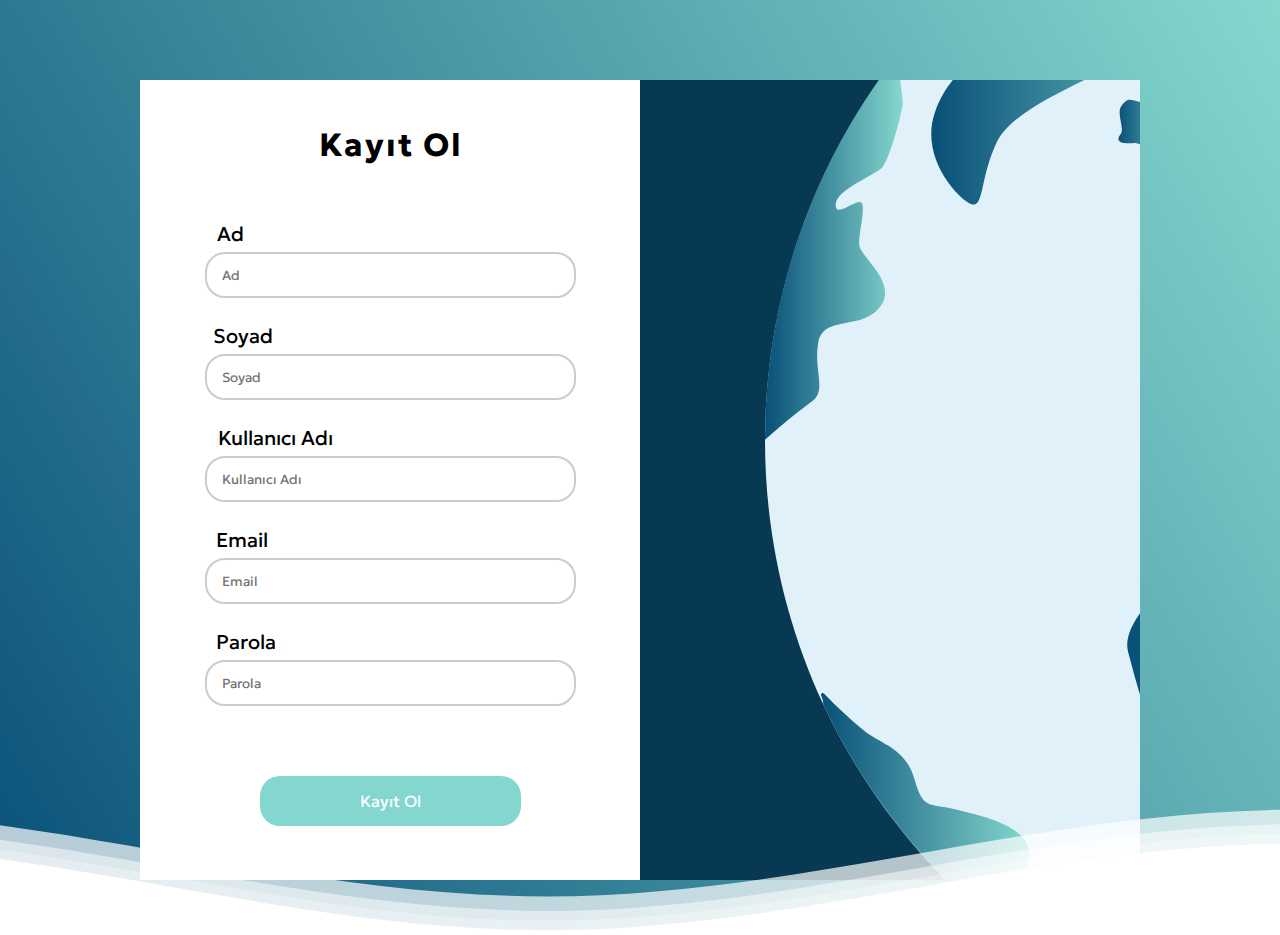
<file: pages/registerPage.html>
<!DOCTYPE html>
<html lang="en" >
<head>
  <meta charset="UTF-8">
  <title>Lango</title>
  <link rel="stylesheet" href="../style/register.css">

</head>
<body>
    <script src="/js/pageRedirect.js"></script>
<div class="section">

    <!--Kayıt Ekranı Contaier-->

<div class="register-container">
    <div class="right-box">
        <div class="right-items">
            <div class='earthcontainer'>
                <img class="earth" src="../assets/icons/svg/europe.svg" alt="EarthIcon">
            </div>
        </div>
    </div>
    <div class="left-box">
        <h1 class="title">Kayıt Ol</h2>
        <div class="left-items">
                <label for="name" class="name">Ad</label>
                <input type="text" id="logininput" class="input-field" placeholder="Ad"><br>
                <label for="surname" class="surName">Soyad</label>
                <input type="text" id="logininput" class="input-field" placeholder="Soyad"><br>
                <label for="username" class="userName">Kullanıcı Adı</label>
                <input type="text" id="logininput" class="input-field" placeholder="Kullanıcı Adı"><br>
                <label for="email" class="email">Email</label>
                <input type="text" id="logininput" class="input-field" placeholder="Email"><br>
                <label for="password" class="pass">Parola</label>
                <input type="password" id="logininput" class="input-field" placeholder="Parola"><br>
                <div class="button-container">
                    <button class="btnLogin" onclick="redirectToChooseLang()">Kayıt Ol</button>
                </div>
        </div>
    </div>
</div>
<!--Dalga Container-->
<div>
<svg class="waves" xmlns="http://www.w3.org/2000/svg" xmlns:xlink="http://www.w3.org/1999/xlink"
viewBox="0 24 150 28" preserveAspectRatio="none" shape-rendering="auto">
<defs>
<path id="gentle-wave" d="M-160 44c30 0 58-18 88-18s 58 18 88 18 58-18 88-18 58 18 88 18 v44h-352z" />
</defs>
<g class="parallax">
<use xlink:href="#gentle-wave" x="48" y="0" fill="rgba(255,255,255,0.7" />
<use xlink:href="#gentle-wave" x="48" y="3" fill="rgba(255,255,255,0.5)" />
<use xlink:href="#gentle-wave" x="48" y="5" fill="rgba(255,255,255,0.3)" />
<use xlink:href="#gentle-wave" x="48" y="7" fill="#fff" />
</g>
</svg>
</div>

</div>
<!--Section ends-->
  
</body>
</html>
</file>
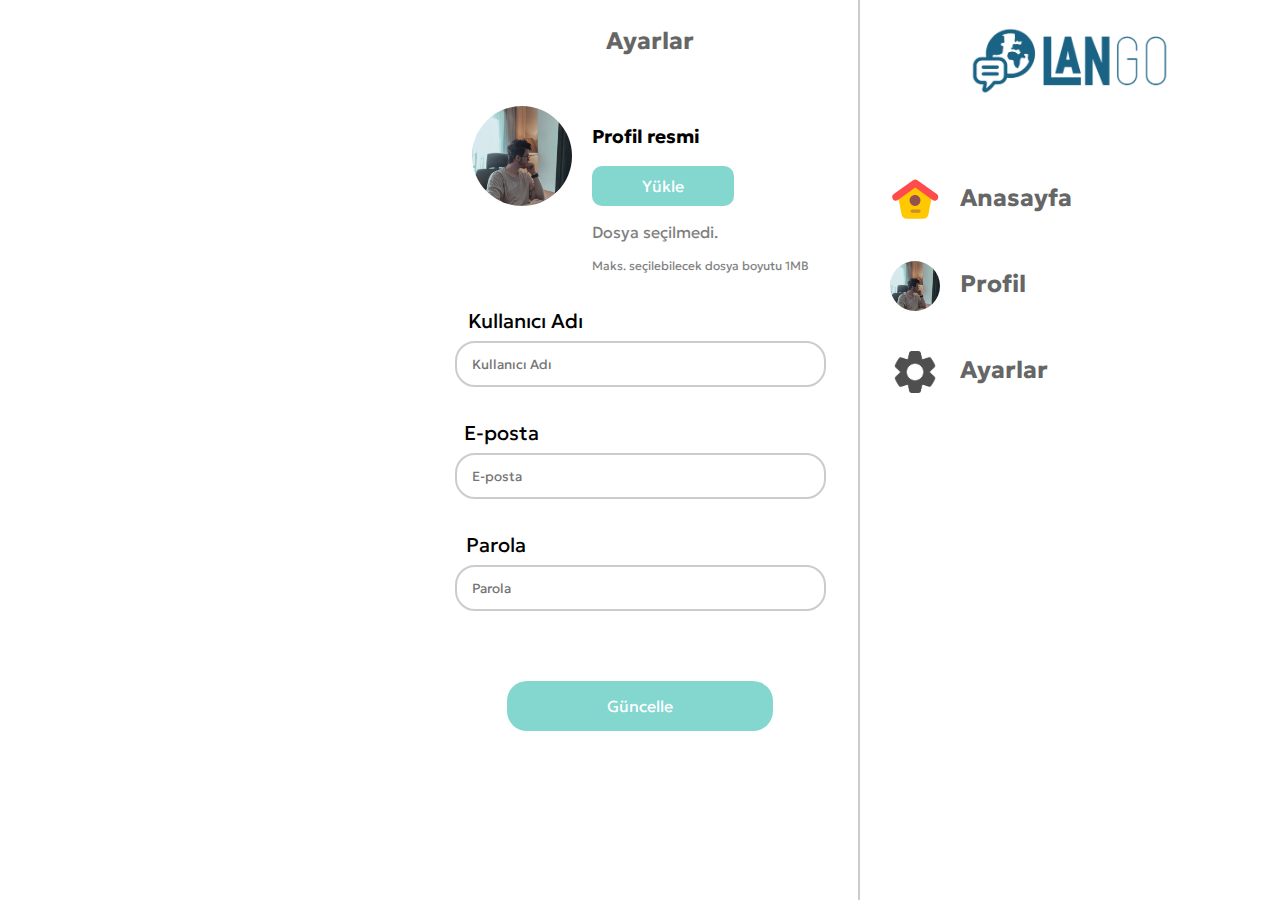
<file: pages/settingsPage.html>
<!DOCTYPE html>
<html lang="en">
<head>
    <meta charset="UTF-8">
    <meta http-equiv="X-UA-Compatible" content="IE=edge">
    <meta name="viewport" content="width=device-width, initial-scale=1.0">
    <title>Lango</title>
    <link rel="stylesheet" href="../style/settings.css">
</head>
<body>
    <!--Ayarlar Container-->

    <div class="box">
        <h1 class="title">Ayarlar</h1>
        <div class="picture-container">
            <img class="profilePicture" src="../assets/pictures/profilepicture.jpg" alt="">
            <div class="changeImage">
            <h3>Profil resmi</h3>
            <button class="btnChange">Yükle</button>
            <p class="info1">Dosya seçilmedi.</p>
            <p class="info2">Maks. seçilebilecek dosya boyutu 1MB</p>
            </div>
        </div>
        
        <div class="items">
          <label for="username" class="userName">Kullanıcı Adı</label>
          <input type="text" id="usernameInput" class="input-field" placeholder="Kullanıcı Adı"><br>
          <label for="email" class="email">E-posta</label>
          <input type="text" id="emailInput" class="input-field" placeholder="E-posta"><br>
          <label for="password" class="pass">Parola</label>
          <input type="password" id="passwordInput" class="input-field" placeholder="Parola"><br>
            <button class="btnUpdate">Güncelle</button>
          </div>
        </div>
      </div>
    
<!--Sağda Yer Alan Navbar-->

     <div class="right-container">
        <img class="logo" src="../assets/logo/logoblue.png" alt="">
        <div class="buttons" onclick="redirectToLobby()">
            <div class="image">
                <img class="lobby" src="../assets/icons/svg/home.svg" alt="">
            </div>
            <div class="text">
                <h1 class="title">Anasayfa</h1>
            </div>
        </div>
        <div class="buttons" onclick="redirectToProfile()">
            <div class="image">
                <img class="profile" src="../assets/pictures/profilepicture.jpg" alt="">
            </div>
            <div class="text">
                <h1 class="title">Profil</h1>
            </div>
        </div>
        <div class="buttons">
            <div class="image">
                <img class="settings" src="../assets/icons/svg/settings.png" alt="">
            </div>
            <div class="text">
                <h1 class="title">Ayarlar</h1>
            </div>
        </div>
    </div>
      <script src="/js/pageRedirect.js"></script>
      <script src="/js/progressbar.js"></script>
      <script src="/js/listening.js"></script>


</body>
</html>
</file>
<file: style/main.css>
@import url('https://fonts.googleapis.com/css2?family=Geologica:wght@300&display=swap');

*{
  font-family: 'Geologica', sans-serif;
}

body {
  background: linear-gradient(60deg, #085078 0%, #85D8CE 100%);
  color: #fff;
  height: 100vh;
  margin:0;
  overflow-x: hidden;
  overflow-y: hidden;
}

h1 {
    font-weight: 300;
    letter-spacing: 2px;
    font-size: 45px;
    z-index: 3;
    position: absolute;
    top: 30%;
    left: 12%;
    transform: translateY(-50%);
}


.header {
  background-color: #333 transparent;
  height: 60px;
}

.logo img {
  display: flex;
  object-fit:contain;
  margin-top: 30px;
  transform: translateX(130%);
  height: 100px;
  max-width:auto;
}


.section {
  position:relative;
  text-align:center;
}

.inner-section {
  height:65vh;
  width:100%;
  margin: 0;
  padding: 0;
}

.flex { /*Flexbox for containers*/
  display: flex;
  justify-content: center;
  align-items: center;
  text-align: center;
}

.waves {
  position:relative;
  width: 100%;
  height:15vh;
  margin-bottom:-7px; /*Fix for safari gap*/
  min-height:100px;
  max-height:150px;
  z-index: 1;
}

.content {
  position:relative;
  height:20vh;
  text-align:center;
  background-color: white;
  margin-top: 15vh;
}

/* Animation */

.parallax > use {
  animation: move-forever 25s cubic-bezier(.55,.5,.45,.5)     infinite;
}
.parallax > use:nth-child(1) {
  animation-delay: -2s;
  animation-duration: 7s;
}
.parallax > use:nth-child(2) {
  animation-delay: -3s;
  animation-duration: 10s;
}
.parallax > use:nth-child(3) {
  animation-delay: -4s;
  animation-duration: 13s;
}
.parallax > use:nth-child(4) {
  animation-delay: -5s;
  animation-duration: 20s;
}
@keyframes move-forever {
  0% {
   transform: translate3d(-90px,0,0);
  }
  100% { 
    transform: translate3d(85px,0,0);
  }
}

/*Earth and Flags*/

.earth {
    position:absolute;
    
    top: 47vh;
    right: 10vw;
    transform: translate(50%, -50%);
    z-index: 2;
}

.flags-container{
  z-index: 3;
  width: 100vw;
}

.flags-container .tr{
  position:absolute;
  height: 7vh;
    top: 50vh;
    right: 88vh;
    transform: translate(50%, -50%);
}
.flags-container .cn{
  position:absolute;
  height: 7vh;
    top: 35vh;
    right: 86vh;
    transform: translate(50%, -50%);
}

.flags-container .jp{
  position:absolute;
  height: 7vh;
    top: 65vh;
    right: 86vh;
    transform: translate(50%, -50%);
}

.flags-container .uk{
  position:absolute;
  height: 7vh;
    top: 80vh;
    right: 82vh;
    transform: translate(50%, -50%);
    z-index: 3;
}

.flags-container .skrn{
  position:absolute;
  height: 7vh;
    top: 20vh;
    right: 82vh;
    transform: translate(50%, -50%);
}

.flags-container .gr{
  position:absolute;
  height: 7vh;
    top: 95vh;
    right: 75vh;
    transform: translate(50%, -50%);
}

.flags-container .sp{
  position:absolute;
  height: 7vh;
    top: 5vh;
    right: 75vh;
    transform: translate(50%, -50%);
}

.flags-container .port{
  position:absolute;
  height: 7vh;
    top: -8vh;
    right: 62vh;
    transform: translate(50%, -50%);
}

.button-container {
  width: 100vw;
  display: flex;
  flex-direction: column;
  align-items: center;
}

.minimal-button {
  position: relative;
  background-color: #83D7CF;
  color: #fff;
  border: none;
  padding: 20px 100px;
  margin: 10px;
  font-size: 16px;
  border-radius: 20px;
  transform: translate(-100%, -400%);
  transition: background-color 0.3s, color 0.3s;
}

.minimal-button:hover {
  background-color: #4E9CA8;
}

/*Responsive Telefon*/
@media (max-width: 768px) {
  .waves {
    height:100px;
    min-height:40px;
  }
  .content {
    height:300vh;
  }
  h1 {
    font-size:36px;
  }
  .logo img {
    display: flex;
    object-fit:contain;
    margin-top: 30px;
    transform: translateX(10%);
    height: 100px;
    max-width:auto;
  }
  .earth {
    position:absolute;
    top: 47vh;
    right: 10vw;
    transform: translate(30%, 10%);
    z-index: 1;
}

.minimal-button {
  position: relative;
  background-color: #83D7CF;
  color: #fff;
  border: none;
  padding: 20px 100px;
  margin: 10px;
  font-size: 16px;
  border-radius: 20px;
  transform: translate(0%, -400%);
  transition: background-color 0.3s, color 0.3s;
}

.flags-container{
  display: none;
}

}
</file>
<file: style/alphabetPage.css>
@import url('https://fonts.googleapis.com/css2?family=Geologica:wght@300&display=swap');
*{
    font-family: 'Geologica', sans-serif;
}

html{
  overflow-x: hidden;
}

body{
    color: #fff;
    overflow-x: hidden;
}

.header {
    background-color: #333 transparent;
    height: 60px;
  }
  
  .logo img {
    display: flex;
    object-fit:contain;
    margin-top: 22px;
    transform: translateX(126%);
    height: 100px;
    max-width:auto;
  }

/*Alfabe*/

#wrap { 
	width: 45%; 
	margin: 0px auto;
}
.tabMenu {
	padding: 0px;
	margin: 0px;
	text-align:center; 
	display: flex;
	display: -webkit-flex;
	flex-flow: row nowrap;
}
.tabMenu li {
	padding: 0px;
	margin: 0px;
  border-top-right-radius: 30px;
  border-top-left-radius: 30px;
	font-weight: bold;
	list-style: none;
	flex-grow: 1;
	flex-grow: 1;
  border-top: 2px solid #000;
  border-right: 2px solid #000;
  border-left: 2px solid #000;
}
.tabMenu li:nth-child(1) {  
	background: #06D6A0;
}
.tabMenu li:nth-child(2) {
	margin: 0px -2px;
	background: #1B9AAA;
}
.tabMenu li:nth-child(3) {
	background: #EF476F;
}
.tabMenu li a {
	display:block;
	padding: 30px 0px;
	margin: 0px; 
	color: #fff;
	text-decoration: none;
}
.tabMenu li.select, 
.tabMenu li.select a {
	color: #fff;
}
.tabContent { 
  border-bottom-left-radius: 30px ;
  border-bottom-right-radius: 30px ;
	padding: 100px 0px;
	text-align: center;
  border-bottom: 2px solid #000;
  border-right: 2px solid #000;
  border-left: 2px solid #000;
}
.tabContent p{
  padding-left: 50px;
  padding-right: 50px;
}
.tabContent.disnon {
	display: none;
}
.tabContent.select {
	display: block;
}
#cate1 {  
	background: #06D6A0;
}
#cate2 {
	background: #1B9AAA;
}
#cate3 {
	background: #EF476F;
}
.tabTitle { 
	padding: 0px 0px 50px 0px;
	margin: 0px;
	text-align: center;
	font-size: 32px;
	font-weight: normal;
}

.hiragana-container img{
  width: 80%;
  margin-top: 50px;
  border-radius:30px;
}

.katakana-container img{
  width: 80%;
  margin-top: 50px;
  border-radius:30px;
}

/*Table Container*/

div.table-title {
  display: block;
 margin: auto;
 max-width: 500px;
 padding:5px;
 width: 100%;
}

.table-title h3 {
  color: #fafafa;
  font-size: 30px;
  font-weight: 400;
  font-style:normal;
  font-family: "Roboto", helvetica, arial, sans-serif;
  text-shadow: -1px -1px 1px rgba(0, 0, 0, 0.1);
  text-transform:uppercase;
}


/*** Table Styles **/

.table-fill {
 background: white;
 border-radius:3px;
 border-collapse: collapse;
 height: 320px;
 margin: auto;
 max-width: 600px;
 padding:5px;
 width: 100%;
 box-shadow: 0 5px 10px rgba(0, 0, 0, 0.1);
 animation: float 5s infinite;
}

th {
 color:#D5DDE5;;
 background:#1b1e24;
 border-bottom:4px solid #9ea7af;
 border-right: 1px solid #343a45;
 font-size:23px;
 font-weight: 100;
 padding:24px;
 text-align:left;
 text-shadow: 0 1px 1px rgba(0, 0, 0, 0.1);
 vertical-align:middle;
}

th:first-child {
 border-top-left-radius:3px;
}

th:last-child {
 border-top-right-radius:3px;
 border-right:none;
}
 
tr {
 border-top: 1px solid #C1C3D1;
 border-bottom: 1px solid #C1C3D1;
 color:#666B85;
 font-size:16px;
 font-weight:normal;
 text-shadow: 0 1px 1px rgba(256, 256, 256, 0.1);
}

tr:hover td {
 background:#4E5066;
 color:#FFFFFF;
 border-top: 1px solid #22262e;
}

tr:first-child {
 border-top:none;
}

tr:last-child {
 border-bottom:none;
}

tr:nth-child(odd) td {
 background:#EBEBEB;
}

tr:nth-child(odd):hover td {
 background:#4E5066;
}

tr:last-child td:first-child {
 border-bottom-left-radius:3px;
}

tr:last-child td:last-child {
 border-bottom-right-radius:3px;
}

td {
 background:#FFFFFF;
 padding:20px;
 text-align:left;
 vertical-align:middle;
 font-weight:300;
 font-size:18px;
 text-shadow: -1px -1px 1px rgba(0, 0, 0, 0.1);
 border-right: 1px solid #C1C3D1;
}

td:last-child {
 border-right: 0px;
}

th.text-left {
 text-align: left;
}

th.text-center {
 text-align: center;
}

th.text-right {
 text-align: right;
}

td.text-left {
 text-align: left;
}

td.text-center {
 text-align: center;
}

td.text-right {
 text-align: right;
}


/*Profile*/

.container{
  position: absolute;
    display: flex;
    flex-direction: column;
    align-items: right;
    margin-left: 50px;
    margin-top: 150px;
}

.profile-container {
  position: fixed;
  display: flex;
  flex-direction: column;
  align-items: center;
  width: 360px;
  height: 700px;
  background-color: white;
  border-radius: 40px;
  border: 2px solid #ccc;
}

.scroll-down {
  position: fixed;
  bottom: 20px;
  left: 50%;
  transform: translateX(-50%);
  z-index: 999;
}

.profilePicture{
  display: flex;
  margin-top: 50px;
  object-fit:cover;
  width: 100px;
  height: 100px;
  border-radius: 100%;
}
.accName{
  font-size: 20px;
  color: black;
  margin-bottom: -3%;
}

.accPerm{
  font-size: 15px;
  color: #ccc;
}

.line{
  width: 120px;
  color: #ccc;
}

.currentLearningLang-container{
  position: relative;
  display: flex;
  flex-direction: row;
  margin-bottom: -10px;
}
.currentLearningLangTexts{
  opacity: 0.5;
  display: flex;
  flex-direction: column;
  margin-left: 15px;
  color: #000;
}

.jp-japanese{
  display: flex;
  flex-direction: column;
  margin-top: -15px;
}

.currentLearningLangFlag{
  display: flex;
  width: 50px;
}

.learningLangIcons{
  position: absolute;
  display: flex;
}

.en, .cn, .jp{
  width: 40px;
  padding-top: 10px;
  padding-bottom: 10px;
  max-height: auto;
}

.statistics-container{
  display: flex;
  margin-top: -5px;
  flex-direction: column;
  align-items: left;
  color: black;
}

.statisticTitle{
  display: flex;
  margin-bottom: 0px;
  align-items: left;
}

.progress-bar {
  background: #f1f6fa;
  border-radius: 20px;
  box-shadow: inset 0 0 0 1px #ccd6dd;
  height: 20px;
  overflow: hidden;
  position: relative;
  margin-top: -20px;
  text-indent: 100%;
  width: 250px;
}

.progress-bar--counter {
  margin-left: 10px;
  position: relative;
  top: -17px;
}

.progress-bar--counter .hidden {
  display: inline-block;
}

.progress-bar--wrap {
  display: flex;
  font-size: 13px;
  font-weight: 500;
  line-height: 1;
  margin: 10px 0;
}

.progress-bar--inner {
  transition: all .5s ease-in-out;
  border-radius: 20px;
  height: 20px;
  left: 0;
  min-height: 10px;
  position: absolute;
  top: 0;
}

.progress-bar--green {
  color: #6fc14b;
}

.progress-bar--green .progress-bar--inner {
  background-color: #6fc14b;
}

/*Right Container*/

.right-container {
  position: fixed;
  flex-direction: column;
  background-color: white;
  width: 420px;
  height: 100%;
  border-radius: 0px;
  top: 50%;
  right: 0;
  transform: translateY(-50%);
  border-left: 2px solid #ccc;
}

.right-container .logo {
  display: block;
  margin: 10px auto;
  margin-bottom: 50px;
  width: 200px;
}

.buttons {
  margin: 10px auto;
  width: 400px;
  height: 70px;
  display: flex;
  flex-direction: row;
  justify-content: left;
  align-items: left;
  padding-top: 3px;
  padding-bottom: 3px;
  border-radius: 10px;
}
.profile, .lobby, .settings {
  display: flex;
  flex-direction: row;
  margin: 10px auto;
  margin-left: 20px;
  margin-bottom: 50px;
  height: 50px;
  width: 50px;
  object-fit: cover;
  border-radius: 100%;
}


.title{
  font-size: 24px;
  color: rgb(102, 102, 102);
  text-align: center;
  margin-top:18px;
  margin-left: 20px;
}

.buttons:hover{
  background-color: #e7e7e7;
}

@media (max-width: 768px){
  .right-container{
    display: none;
  }
  .profile-container{
    display: none;
  }
  #wrap{
    width: 80%;
    margin-top: 30px;
  }
  .tabContent p{
    padding-left: 50px;
    padding-right: 50px;
  }
}
</file>
<file: style/chooseLang.css>
@import url('https://fonts.googleapis.com/css2?family=Geologica:wght@300&display=swap');

* {
  font-family: 'Geologica', sans-serif;
  box-sizing: border-box;
  margin: 0;
  padding: 0;
}

body {
  font-family: 'Geologica', sans-serif;
  background: linear-gradient(60deg, #085078 0%, #85D8CE 100%);
  color: #fff;
}

.header {
  display: flex;
  flex-direction: row;
  justify-content: space-between;
  align-items: center;
  background-color: #333 transparent;
  height: 60px;
  margin-top: 20px;
}

.logo img {
  display: flex;
  object-fit:contain;
  margin-top: 60px;
  transform: translateX(130%);
  height: 100px;
  max-width:auto;
}


.section {
  display: flex;
  flex-direction: column;
  justify-content: center;
  align-items: center;
  height: 100vh;
  transform: translate(0, -10%);
}

.title {
  display: flex;
  justify-content: center;
  align-items: center;
  text-align: center;
  margin-bottom: 20px;
}

.button-container {
  display: flex;
  justify-content: center;
  width: 800px;
  
}

.button {
  display: flex;
  flex-direction: column;
  align-items: center;
  justify-content: center;
  text-align: center;
  width: 230px;
  height: 230px;
  background-color: white;
  border: 1px solid #ccc;
  border-radius: 15%;
  padding: 10px;
  margin: 10px;
  transition: background-color 0.3s ease; 


}

.button:hover {
  background-color: #ddd; 
}

.button img {
  width: 80px;
  height: 80px;
  margin-bottom: 10px;
}

.button p {
  margin-top: 10px;
  font-size: 24px;
  text-align: center;
  color: black;
}

.langicon-container {
  display: flex;
  flex-direction: row;
  height: 50px;
  width: auto;
  justify-content: flex-end;
  margin-right: 250px;
  margin-top: 40px;
}

.lang{
  font-size: 20px;
  margin-right: 20px;
  margin-top: 10px;
}
@media (max-width: 768px){
  .section {
    display: flex;
    flex-direction: column;
    justify-content: center;
    align-items: center;
    height: 100vh;
    transform: translate(50%, -5%);
  }
  .button-container{
    display: flex;
    flex-direction: column;
  }

  .button{
    width: 200px;
    height: 200px;
  }

  .title{
    display: flex;
    justify-content: center;
    align-items: center;
    text-align: center;
    margin-bottom: 20px;
    margin-top: 50px;
    transform: translateX(-70%);
    font-size: 24px;
  }
  .logo img {
    display: flex;
    object-fit:contain;
    margin-top: 30px;
    transform: translateX(10%);
    height: 100px;
    max-width:auto;
  }
  
  .langicon-container{
    transform: translate(80%, -20%);
    width: 200px;
    height: 40px;
  
  }
  .langicon-container .lang{
    font-size: 16px;
  }
}
</file>
<file: style/listeningPage.css>
@import url('https://fonts.googleapis.com/css2?family=Geologica:wght@300&display=swap');
*{
    font-family: 'Geologica', sans-serif;
}

html{
  overflow-x: hidden;
}

body{
    color: #fff;
    overflow-x: hidden;
}

.container{
  padding-top: 5%;
}

.listening-container{
    display: flex;
    flex-direction: column;
    align-items: center;
    margin-top: 2%;
}


.listening-card
{
    display: flex;
    flex-direction: row;
    align-items: center;
    background-color: white;
    color: black;
    width: 600px;
    border-radius: 40px;
    padding: 60px 100px;
    margin: 10px;
    text-align: center;
    border: 2px solid #ccc;
}

.char-container{
  display: flex;
  flex-direction: column;
  align-items: left;
  width: 700px;
  padding: 20px 0px 20px 0px;
  margin-bottom: 30px;
  border-radius: 40px;
  display: flex;
  flex-direction: row;
  border: 3px solid green;
  background-color: greenyellow;
  color: black;
}

.voice-speak{
  width: 32px;
  height: 32px;
  border: 2px solid black;
  object-fit: contain;
  padding-bottom: 5px;
  padding-top: 5px;
  padding-right: 5px;
  padding-left: 5px;
  border-radius: 100%;
  
}

.voice-speak:hover{
  opacity: 0.5;

}

.imageListening{
  width: 100px;
  margin-left: 30px;
  margin-right: 30px;
  border-radius: 100%;
  background-color: white;
  object-fit: cover;
}

.imageListeningMeeting{
  width: 150px;
  margin-left: 30px;
  margin-right: 30px;
  background-color: white;
  object-fit: cover;
}

.textContainer{
  text-align: left;
}

/*Profile*/

.container{
  position: absolute;
    display: flex;
    flex-direction: column;
    align-items: right;
    margin-left: 50px;
    margin-top: 60px;
}

.profile-container {
  position: fixed;
  display: flex;
  flex-direction: column;
  align-items: center;
  width: 360px;
  height: 700px;
  background-color: white;
  border-radius: 40px;
  border: 2px solid #ccc;
}

.scroll-down {
  position: fixed;
  bottom: 20px;
  left: 50%;
  transform: translateX(-50%);
  z-index: 999;
}

.profilePicture{
  display: flex;
  margin-top: 50px;
  object-fit:cover;
  width: 100px;
  height: 100px;
  border-radius: 100%;
}
.accName{
  font-size: 20px;
  color: black;
  margin-bottom: -3%;
}

.accPerm{
  font-size: 15px;
  color: #ccc;
}

.line{
  width: 120px;
  color: #ccc;
}

.currentLearningLang-container{
  position: relative;
  display: flex;
  flex-direction: row;
  margin-bottom: -10px;
}
.currentLearningLangTexts{
  opacity: 0.5;
  display: flex;
  flex-direction: column;
  margin-left: 15px;
  color: #000;
}

.jp-japanese{
  display: flex;
  flex-direction: column;
  margin-top: -15px;
}

.currentLearningLangFlag{
  display: flex;
  width: 50px;
}



.learningLangIcons{
  position: absolute;
  display: flex;
}

.en, .cn, .jp{
  width: 40px;
  padding-top: 10px;
  padding-bottom: 10px;
  max-height: auto;
}

.statistics-container{
  display: flex;
  margin-top: -5px;
  flex-direction: column;
  align-items: left;
  color: black;
}

.statisticTitle{
  display: flex;
  margin-bottom: 0px;
  align-items: left;
}

.progress-bar {
  background: #f1f6fa;
  border-radius: 20px;
  box-shadow: inset 0 0 0 1px #ccd6dd;
  height: 20px;
  overflow: hidden;
  position: relative;
  margin-top: -20px;
  text-indent: 100%;
  width: 250px;
}

.progress-bar--counter {
  margin-left: 10px;
  position: relative;
  top: -17px;
}

.progress-bar--counter .hidden {
  display: inline-block;
}

.progress-bar--wrap {
  display: flex;
  font-size: 13px;
  font-weight: 500;
  line-height: 1;
  margin: 10px 0;
}

.progress-bar--inner {
  transition: all .5s ease-in-out;
  border-radius: 20px;
  height: 20px;
  left: 0;
  min-height: 10px;
  position: absolute;
  top: 0;
}

.progress-bar--green {
  color: #6fc14b;
}

.progress-bar--green .progress-bar--inner {
  background-color: #6fc14b;
}

/*Right Container*/

.right-container {
  position: fixed;
  flex-direction: column;
  background-color: white;
  width: 420px;
  height: 100%;
  border-radius: 0px;
  top: 50%;
  right: 0;
  transform: translateY(-50%);
  border-left: 2px solid #ccc;
}

.right-container .logo {
  display: block;
  margin: 10px auto;
  margin-bottom: 50px;
  width: 200px;
}

.buttons {
  margin: 10px auto;
  width: 400px;
  height: 70px;
  display: flex;
  flex-direction: row;
  justify-content: left;
  align-items: left;
  padding-top: 3px;
  padding-bottom: 3px;
  border-radius: 10px;
}
.profile, .lobby, .settings {
  display: flex;
  flex-direction: row;
  margin: 10px auto;
  margin-left: 20px;
  margin-bottom: 50px;
  height: 50px;
  width: 50px;
  object-fit: cover;
  border-radius: 100%;
}


.title{
  font-size: 24px;
  color: rgb(102, 102, 102);
  text-align: center;
  margin-top:18px;
  margin-left: 20px;
}

.buttons:hover{
  background-color: #e7e7e7;
}

@media (max-width: 768px){
  .right-container{
    display: none;
  }
  .profile-container{
    display: none;
  }
  .container{display: hidden;}
  .listening-card
{
    width: 300px;
    font-size: 14px;
}
.imageListeningMeeting{
  margin-left:-30px ;
}

.char-container{
  width: 500px;
  font-size: 14px;
}
}
</file>
<file: style/lobby.css>
@import url('https://fonts.googleapis.com/css2?family=Geologica:wght@300&display=swap');
*{
    font-family: 'Geologica', sans-serif;
}

body{
    background: linear-gradient(60deg, #085078 0%, #85D8CE 100%);
    color: #fff;
    height: 100vh;
    overflow-y: hidden;
    overflow-x: hidden;
}

.earth {
  position: absolute;
  z-index: -1;
  transform: translate(-30%, 10%);
  width: 2000px;
  max-height: auto;
}


/*Header Başlangıç*/

.header {
    background-color: #333 transparent;
    height: 60px;
  }
  
  .logo img {
    display: flex;
    object-fit:contain;
    margin-top: 30px;
    transform: translateX(130%);
    height: 100px;
    max-width:auto;
  }

 /* Navbar Pill Animasyonu*/
  body {
    margin: 0;
    padding: 0;
  }

  .hint {
    position: absolute;
    bottom: 0;
  }

  .island-wrapper {
    position: fixed;
    bottom: 2%;
    left: 50%;
    transform: translateX(-50%);
  }

  .island {
    position: fixed;
    bottom: 2%;
    left: 50%;
    transform: translateX(-50%);
    display: flex;
    justify-content: center;
    align-items: center;
    height: 50px;
    width: 800px;
    max-width: 50vw;
    color: black;
    background-color: #fff;
    backdrop-filter: blur(24px);
    border-radius: 100px;
    box-shadow: 0px 0px 24px -8px rgba(51, 51, 51, 0.7);
    padding: 8px 8px 8px 16px;
    transition: all 256ms cubic-bezier(0.175, 0.885, 0.32, 1.1);
    -webkit-touch-callout: none;
    -moz-user-select: none;
    -khtml-user-select: none;
    -webkit-user-select: none;
    user-select: none;
  }
  
  
  .island > * {
    transition: all 256ms cubic-bezier(0.175, 0.885, 0.32, 1.1);
  }

  .island .rightcover{
    position: absolute;
    left: 0%;
    right: 0;
    margin: 0;
    bottom: 10%;
    overflow: hidden;
    text-overflow: ellipsis;
    white-space: nowrap;
    flex-direction: row;
    justify-content: space-around;
  }

  .island .leftcover{
    position: absolute;
    left: 65%;
    right: 0;
    margin: 0;
    bottom: 10%;
    overflow: hidden;
    text-overflow: ellipsis;
    white-space: nowrap;
    flex-direction: row;
    justify-content: space-around;
  }

  ul{
     list-style-type:none;
   }

  .island a{
    padding: 0px 30px;
    color: black;
    text-decoration: none;
  }

  li a:hover{
    color: rgb(251, 205, 118);
  }

  .island h1 {
    position: absolute;
    left: 50%;
    transform: translate(-50%, 0%);
    text-align: center;
    margin: 0;
    overflow: hidden;
    text-overflow: ellipsis;
    white-space: nowrap;
  }
  .island h1 {
    top: 20px;
  } 
  .island.closed {
  height: 50px;
  width: 100px;
  opacity: 0.85;
  display: flex;
  justify-content: center;
  align-items: center;
}
  .island.closed > h1 {
    font-size: auto;
    font-weight: 400;
    margin: 0;
    overflow: hidden;
    text-overflow: ellipsis;
    white-space: nowrap;
    text-align: center;
  }
  
  .island.closed > h2, .island.closed > .rightcover, .island.closed > .leftcover{
    opacity: 0;
    transform: translateY(0);
    filter: blur(32px);
  }
  .island.closed:hover {
    transform: scale(1.1, 1.1);
  }

/*Arkaplan Resmi*/

article{
  background-color: orange;
  width: 100%;
  height: auto;
  background-repeat: no-repeat;
  background-size: contain;
}

article .resimYazisi {
  position:absolute;
  font-size: 30px;
  left:55%;
  top:35%;
  color: white;
}

article .resimYazisi2 {
  position:absolute;
  font-size: 25px;
  left:55%;
  top:41%;
  color: white;
}

article .Profil{
  transform: translate(400px, 200px);
  max-width: 25%;
  height: auto;
  padding: 10px 10px;
}

/*Section Başlangıç*/

.section {
    position: relative;
    display: flex;
    flex-direction: row;
    justify-content: space-between;
    align-items: center;
    height: 80vh;
    padding: 0 15%; /* İstenilen boşluk miktarını ayarlayabilirsiniz */
  }
  
/*Dil Öğrenimini Seçeceğimiz Butonlar*/

.lang-selection {
    display: flex;
    flex-direction: row;
  }

  .button-container {
    display: flex;
    flex-direction: column;
    justify-content: center;
    align-items: flex-start;
    width: 800px;
  }
  
  .button {
    display: flex;
    align-items: center;
    justify-content: flex-start;
    text-align: center;
    width: 700px;
    height: 190px;
    background-color: white;
    border: 1px solid #ccc;
    padding: 5px;
    margin: 10px;
    transition: background-color 0.3s ease;
    border-radius: 40px;
  }
  
  .button:hover {
    background-color: #ddd;
  }
  
  .button-content {
    display: flex;
    align-items: center;
    margin-left: 20px;
  }
  
  .button img {
    width: 100px;
    height: 100px;
    margin-right: 20px; 
  }
  
  .button-text {
    display: flex;
    flex-direction: column;
    align-items: flex-start;
  }
  
  .button h1,
  .button p {
    margin: 0;
    color: black;
    text-align: left;
  }
  
  /*Profil*/

  .profile-container {
    display: flex;
    flex-direction: column;
    align-items: center;
    width: 360px;
    height: 700px;
    background-color: white;
    border-radius: 40px;
  }

.profilePicture{
    display: flex;
    margin-top: 50px;
    object-fit:cover;
    width: 100px;
    height: 100px;
    border-radius: 100%;
  }
  .accName{
    font-size: 20px;
    color: black;
    margin-bottom: -3%;
  }

  .accPerm{
    font-size: 15px;
    color: #ccc;
  }

  .line{
    width: 120px;
    color: #ccc;
  }

  .currentLearningLang-container{
    position: relative;
    display: flex;
    flex-direction: row;
    margin-bottom: -10px;
  }
  .currentLearningLangTexts{
    opacity: 0.5;
    display: flex;
    flex-direction: column;
    margin-left: 15px;
    color: #000;
  }

  .jp-japanese{
    display: flex;
    flex-direction: column;
    margin-top: -15px;
  }

  .currentLearningLangFlag{
    display: flex;
    width: 50px;
  }



  .learningLangIcons{
    position: absolute;
    display: flex;
  }

  .en, .cn, .jp{
    width: 40px;
    padding-top: 10px;
    padding-bottom: 10px;
    max-height: auto;
  }

 .statistics-container{
    display: flex;
    margin-top: -5px;
    flex-direction: column;
    align-items: left;
    color: black;
  }
  
  .statisticTitle{
    display: flex;
    margin-bottom: 0px;
    align-items: left;
  }

  .progress-bar {
    background: #f1f6fa;
    border-radius: 20px;
    box-shadow: inset 0 0 0 1px #ccd6dd;
    height: 20px;
    overflow: hidden;
    position: relative;
    margin-top: -20px;
    text-indent: 100%;
    width: 250px;
  }
  
  .progress-bar--counter {
    margin-left: 10px;
    position: relative;
    top: -17px;
  }
  
  .progress-bar--counter .hidden {
    display: inline-block;
  }
  
  .progress-bar--wrap {
    display: flex;
    font-size: 13px;
    font-weight: 500;
    line-height: 1;
    margin: 10px 0;
  }
  
  .progress-bar--inner {
    transition: all .5s ease-in-out;
    border-radius: 20px;
    height: 20px;
    left: 0;
    min-height: 10px;
    position: absolute;
    top: 0;
  }
  
  .progress-bar--green {
    color: #6fc14b;
  }
  
  .progress-bar--green .progress-bar--inner {
    background-color: #6fc14b;
  }

  @media (max-width: 768px){
    .logo img {
      display: flex;
      object-fit:contain;
      margin-top: 30px;
      transform: translateX(10%);
      height: 100px;
      max-width:auto;
    }

    .profile-container{
      display: none;
    }

    .button{
      width: 400px;
      height: 190px;
    }

    .button h1{
      font-size: 24px;
    }

  }
</file>
<file: style/login.css>
@import url('https://fonts.googleapis.com/css2?family=Geologica:wght@300&display=swap');
*{
    font-family: 'Geologica', sans-serif;
}

body {
  margin:0;
  overflow-x: hidden;
  overflow-y: hidden;
}

h1, h2, h3{
    font-weight: 300;
    letter-spacing: 2px;
    font-size: 45px;
    z-index: 3;
    position: absolute;
    top: 40%;
    left: 15%;
    transform: translateY(-50%);
}


.section {
  position:relative;
  text-align:center;
  background: linear-gradient(60deg, #085078 0%, #85D8CE 100%);
  color:#fff;
}

.inner-section {
  height:65vh;
  width:100%;
  margin: 0;
  padding: 0;
}

.flex { /*Flexbox for containers*/
  display: flex;
  justify-content: center;
  align-items: center;
  text-align: center;
}

.waves {
  position:relative;
  width: 100%;
  height:15vh;
  margin-bottom:-7px; /*Fix for safari gap*/
  min-height:100px;
  max-height:150px;
  z-index: 1;
}

.content {
  position:relative;
  height:20vh;
  text-align:center;
  background-color: white;
  margin-top: 15vh;
}

/* Animation */

.parallax > use {
  animation: move-forever 25s cubic-bezier(.55,.5,.45,.5)     infinite;
}
.parallax > use:nth-child(1) {
  animation-delay: -2s;
  animation-duration: 7s;
}
.parallax > use:nth-child(2) {
  animation-delay: -3s;
  animation-duration: 10s;
}
.parallax > use:nth-child(3) {
  animation-delay: -4s;
  animation-duration: 13s;
}
.parallax > use:nth-child(4) {
  animation-delay: -5s;
  animation-duration: 20s;
}
@keyframes move-forever {
  0% {
   transform: translate3d(-90px,0,0);
  }
  100% { 
    transform: translate3d(85px,0,0);
  }
}
/*Shrinking for mobile*/
@media (max-width: 768px) {
  .waves {
    height:40px;
    min-height:40px;
  }
  .content {
    height:300vh;
  }
  h1 {
    font-size:24px;
  }
}

/*Login Form*/

.title {
    color: black;
    font-size: 32px;
    font-weight: bold;
    position: absolute;
    transform: translate(20%, 0%);
    top: 10%;
  }

.login-container {
    position: relative;
    top: 50%;
    left: 50%;
    transform: translate(-50%, 10%);
    width: 80%;
    max-width: 1000px;
    height: 800px;
    overflow: hidden;
  }
  
  .left-box {
    display: flex;
    flex-direction: column;
    justify-content: center;
    align-items: center;
    width: 50%;
    height: 100%;
    background-color: #fff;
    float: left;
  }
  
  .right-box {
    width: 50%;
    height: 100%;
    background-color: #083953;
    float: right;
  }

  .left-items {
    display: flex;
    flex-direction: column;
    align-items: center;
    margin-top: 10px;
  }

  .userName{
    text-align: left;
    color: black;
    font-size: 20px;
    transform: translate(-100%, 10%);
    margin: 10px;
  }

  .pass{
    text-align: left;
    color: black;
    font-size: 20px;
    transform: translate(-240%, 10%);
    margin: 10px;
  }

  .button-container {
    width: 100vw;
    display: flex;
    flex-direction: column;
    align-items: center;
  }

  .btnLogin {
    background-color: #83D7CF;
    color: #fff;
    border: none;
    padding: 15px 100px;
    margin: 50px;
    font-size: 16px;
    border-radius: 20px;
    transform: translate(0%, 0%);
    transition: background-color 0.3s, color 0.3s;
  }
  
  .btnLogin:hover {
    background-color: #4E9CA8;
  }
  
  

  .input-field {
    width: 350px;
    height: 40px;
    border: 2px solid #ccc;
    border-radius: 20px;
    padding-left: 15px;
  }


  .earthcontainer, .earth {
    position: absolute;
    top: 20vh;
    right: 0vw;
    transform: translate(70%, -50%);
}
  
@media (max-width: 768px){
  .earth{
    display: none;
  }
  .right-box{
    display: none;
  }
  .left-box{
    display: flex;
    flex-direction: column;
    justify-content: center;
    align-items: center;
    text-align: center;
    width: 100%;
    height: 100%;
    background-color: #fff;
  }
  .title{
    transform: translateX(50%);
  }
}
</file>
<file: style/mixLearning.css>
@import url('https://fonts.googleapis.com/css2?family=Geologica:wght@300&display=swap');
*{
    font-family: 'Geologica', sans-serif;
}

html{
  overflow-x: hidden;
}

body{
  
    color: #fff;
    overflow-x: hidden;
}

.level-container{
    display: flex;
    flex-direction: column;
    align-items: center;
    margin-top: 5%;
}

.level1-container, .level2-container, .level3-container{
    display: flex;
    flex-direction: column;
    align-items: center;
}

.level1-container h1, .level2-container h1, .level3-container h1{
    background-color: #4E9CA8;
    color: white;
    border-radius: 40px;
    padding: 30px;
    width: 500px;
    margin-bottom: 50px;
    align-items: center;
    text-align: center;
    box-shadow: 0px 10px 0px #1A6384;
}

.Level1-1, 
.Level1-2,
.Level1-3,
.Level1-4,
.Level1-5,
.Level2-1, 
.Level2-2,
.Level2-3,
.Level2-4,
.Level3-1, 
.Level3-2,
.Level3-3,
.Level3-4,
.Level3-5
 {
    background-color: #84D7CE;
    color: white;
    width: 200px;
    border-radius: 40px;
    padding: 10px 30px;
    margin: 10px;
    text-align: center;
    box-shadow: 0px 5px 0px rgb(90, 91, 90);
}

.Level1-1{box-shadow: 0px 5px 0px rgb(61, 155, 151);}

.Level1-1:hover{
  background-color: #96F1E7;
} 

.Level1-1:active{
  background-color: #75BCB4;
} 


.Level1-2{
  transform: translateX(-40%);
  background-color: #ccc;
}

.Level1-3{
  transform: translateX(-70%);
  background-color: #ccc;
}
.Level1-4{
  transform: translateX(-40%);
  background-color: #ccc;
}
.Level1-5{
  background-color: #ccc;
}

.Level2-1{
  transform: translateX(40%);
  background-color: #ccc;
}
.Level2-2{
  transform: translateX(70%);
  background-color: #ccc;
}
.Level2-3{
  transform: translateX(40%);
  background-color: #ccc;
}

.Level2-4{
  background-color: #ccc;
}

.Level3-1{
  transform: translateX(-40%);
  background-color: #ccc;
}

.Level3-2{
  background-color: #ccc;
}

.Level3-3{
  transform: translateX(40%);
  background-color: #ccc;
}

.Level3-4{
  background-color: #ccc;
}
.Level3-5{
  transform: translateX(40%);background-color: #ccc;
}



/*Profile*/

.container{
  position: absolute;
    display: flex;
    flex-direction: column;
    align-items: right;
    margin-left: 50px;
    margin-top: 150px;
}

.profile-container {
  position: fixed;
  display: flex;
  flex-direction: column;
  align-items: center;
  width: 360px;
  height: 700px;
  background-color: white;
  border-radius: 40px;
  border: 2px solid #ccc;
}

.scroll-down {
  position: fixed;
  bottom: 20px;
  left: 50%;
  transform: translateX(-50%);
  z-index: 999;
}

.profilePicture{
  display: flex;
  margin-top: 50px;
  object-fit:cover;
  width: 100px;
  height: 100px;
  border-radius: 100%;
}
.accName{
  font-size: 20px;
  color: black;
  margin-bottom: -3%;
}

.accPerm{
  font-size: 15px;
  color: #ccc;
}

.line{
  width: 120px;
  color: #ccc;
}

.currentLearningLang-container{
  position: relative;
  display: flex;
  flex-direction: row;
  margin-bottom: -10px;
}
.currentLearningLangTexts{
  opacity: 0.5;
  display: flex;
  flex-direction: column;
  margin-left: 15px;
  color: #000;
}

.jp-japanese{
  display: flex;
  flex-direction: column;
  margin-top: -15px;
}

.currentLearningLangFlag{
  display: flex;
  width: 50px;
}



.learningLangIcons{
  position: absolute;
  display: flex;
}

.en, .cn, .jp{
  width: 40px;
  padding-top: 10px;
  padding-bottom: 10px;
  max-height: auto;
}

.statistics-container{
  display: flex;
  margin-top: -5px;
  flex-direction: column;
  align-items: left;
  color: black;
}

.statisticTitle{
  display: flex;
  margin-bottom: 0px;
  align-items: left;
}

.progress-bar {
  background: #f1f6fa;
  border-radius: 20px;
  box-shadow: inset 0 0 0 1px #ccd6dd;
  height: 20px;
  overflow: hidden;
  position: relative;
  margin-top: -20px;
  text-indent: 100%;
  width: 250px;
}

.progress-bar--counter {
  margin-left: 10px;
  position: relative;
  top: -17px;
}

.progress-bar--counter .hidden {
  display: inline-block;
}

.progress-bar--wrap {
  display: flex;
  font-size: 13px;
  font-weight: 500;
  line-height: 1;
  margin: 10px 0;
}

.progress-bar--inner {
  transition: all .5s ease-in-out;
  border-radius: 20px;
  height: 20px;
  left: 0;
  min-height: 10px;
  position: absolute;
  top: 0;
}

.progress-bar--green {
  color: #6fc14b;
}

.progress-bar--green .progress-bar--inner {
  background-color: #6fc14b;
}

/*Right Container*/

.right-container {
  position: fixed;
  flex-direction: column;
  background-color: white;
  width: 420px;
  height: 100%;
  border-radius: 0px;
  top: 50%;
  right: 0;
  transform: translateY(-50%);
  border-left: 2px solid #ccc;
}

.right-container .logo {
  display: block;
  margin: 10px auto;
  margin-bottom: 50px;
  width: 200px;
}

.buttons {
  margin: 10px auto;
  width: 400px;
  height: 70px;
  display: flex;
  flex-direction: row;
  justify-content: left;
  align-items: left;
  padding-top: 3px;
  padding-bottom: 3px;
  border-radius: 10px;
}
.profile, .lobby, .settings {
  display: flex;
  flex-direction: row;
  margin: 10px auto;
  margin-left: 20px;
  margin-bottom: 50px;
  height: 50px;
  width: 50px;
  object-fit: cover;
  border-radius: 100%;
}


.title{
  font-size: 24px;
  color: rgb(102, 102, 102);
  text-align: center;
  margin-top:18px;
  margin-left: 20px;
}

.buttons:hover{
  background-color: #e7e7e7;
}

@media (max-width: 768px){
  .right-container{
    display: none;
  }
  .profile-container{
    display: none;
  }
  .level1-container h1, .level2-container h1, .level3-container h1{
    background-color: #4E9CA8;
    color: white;
    border-radius: 40px;
    padding: 30px;
    width: 400px;
    margin-bottom: 50px;
    align-items: center;
    text-align: center;
    box-shadow: 0px 10px 0px #1A6384;
}

.Level1-2{
  transform: translateX(-20%);
  background-color: #ccc;
}

.Level1-3{
  transform: translateX(-40%);
  background-color: #ccc;
}
.Level1-4{
  transform: translateX(-10%);
  background-color: #ccc;
}
.Level1-5{
  background-color: #ccc;
}

.Level2-1{
  transform: translateX(20%);
  background-color: #ccc;
}
.Level2-2{
  transform: translateX(40%);
  background-color: #ccc;
}
.Level2-3{
  transform: translateX(20%);
  background-color: #ccc;
}

.Level2-4{
  background-color: #ccc;
}

.Level3-1{
  transform: translateX(-20%);
  background-color: #ccc;
}

.Level3-2{
  background-color: #ccc;
}

.Level3-3{
  transform: translateX(40%);
  background-color: #ccc;
}

.Level3-4{
  background-color: #ccc;
}
.Level3-5{
  transform: translateX(-20%);background-color: #ccc;
}




}
</file>
<file: style/profile.css>
@import url('https://fonts.googleapis.com/css2?family=Geologica:wght@300&display=swap');
*{
    font-family: 'Geologica', sans-serif;
}

html{
  overflow-x: hidden;
}

body{
    color: #fff;
    overflow-x: hidden;

}

.container{
    position: relative;
    display: flex;
    padding: 50px;
    justify-content: center;
    align-items: center;
    flex-direction: column;
}
.top-container{
    position: relative;
    display: flex;
    flex-direction: row;
    transform: translate(-70%);
}
.top-container.items, .name, .usrName, .registerDate{
    display: flex;
    flex-direction: column;
    margin-bottom: -20px;
    margin-top: 10px ;
    color: black;
}

.usrName{
    margin-top: 15px;
    opacity: 0.3;
}
.registerDate{
    margin-top: 30px;
    font-size: 12px;
    opacity: 0.3;
}

.profilePicture{
    width: 150px;
    height: 150px;
    margin-right: 40px;
    object-fit: cover;
    border-radius: 100%;
}

.currentLearning{
    margin-top: 40px;
    width: 40px;
    height: 40px;
}

.button-container{
    position: absolute;
}

  .btnEdit {
    background-color: #83D7CF;
    color: #fff;
    border: none;
    padding: 15px 100px;
    font-size: 16px;
    border-radius: 20px;
    margin-left:320px ;
    margin-top: 10px;
    transition: background-color 0.3s, color 0.3s;
  }
  
  .btnEdit:hover {
    background-color: #4E9CA8;
  }
  
/*İstatistik*/

.statistics{
    display: flex;
    width: 50%;
    margin-top: -5px;
    flex-direction: column;
    align-items: center;
    text-align: center;
    color: black;
  }
  .line{
    color: black;
    margin: 20px;
    width: 800px;
  }

  .statisticTitle{
    display: flex;
    margin-bottom: 0px;
  }
  .currentLearningLang-container img{
    display: flex;
    margin: 20px;
    width: 70px;
    height: 70px;
  }
  
  .progress-bar {
    background: #f1f6fa;
    border-radius: 20px;
    box-shadow: inset 0 0 0 1px #ccd6dd;
    height: 20px;
    overflow: hidden;
    position: relative;
    margin-top: -20px;
    text-indent: 100%;
    width: 400px;
  }
  
  .progress-bar--counter {
    margin-left: 10px;
    position: relative;
    top: -17px;
  }
  
  .progress-bar--counter .hidden {
    display: inline-block;
  }
  
  .progress-bar--wrap {
    display: flex;
    font-size: 13px;
    font-weight: 500;
    line-height: 1;
    margin: 10px 0;
  }
  
  .progress-bar--inner {
    transition: all .5s ease-in-out;
    border-radius: 20px;
    height: 20px;
    left: 0;
    min-height: 10px;
    position: absolute;
    top: 0;
  }
  
  .progress-bar--green {
    color: #6fc14b;
  }
  
  .progress-bar--green .progress-bar--inner {
    background-color: #6fc14b;
  }

/*Sağ Bar*/

.right-container {
    position: fixed;
    flex-direction: column;
    background-color: white;
    width: 420px;
    height: 100%;
    border-radius: 0px;
    top: 50%;
    right: 0;
    transform: translateY(-50%);
    border-left: 2px solid #ccc;
  }
  
  .right-container .logo {
    display: block;
    margin: 10px auto;
    margin-bottom: 50px;
    width: 200px;
  }
  
  .buttons {
    margin: 10px auto;
    width: 400px;
    height: 70px;
    display: flex;
    flex-direction: row;
    justify-content: left;
    align-items: left;
    padding-top: 3px;
    padding-bottom: 3px;
    border-radius: 10px;
  }
  .profile, .lobby, .settings {
    display: flex;
    flex-direction: row;
    margin: 10px auto;
    margin-left: 20px;
    margin-bottom: 50px;
    height: 50px;
    width: 50px;
    object-fit: cover;
    border-radius: 100%;
  }
  
  
  .title{
    font-size: 24px;
    color: rgb(102, 102, 102);
    text-align: center;
    margin-top:18px;
    margin-left: 20px;
  }
  
  .buttons:hover{
    background-color: #e7e7e7;
  }
</file>
<file: style/register.css>
@import url('https://fonts.googleapis.com/css2?family=Geologica:wght@300&display=swap');
*{
    font-family: 'Geologica', sans-serif;
}

body {
  margin:0;
  overflow-x: hidden;
  overflow-y: hidden;
}

h1, h2, h3{
    font-weight: 300;
    letter-spacing: 2px;
    font-size: 45px;
    z-index: 3;
    position: absolute;
    top: 40%;
    left: 15%;
    transform: translateY(-50%);
}

.section {
  position:relative;
  text-align:center;
  background: linear-gradient(60deg, #085078 0%, #85D8CE 100%);
  color:#fff;
}

.inner-section {
  height:65vh;
  width:100%;
  margin: 0;
  padding: 0;
}

.flex { /*Flexbox for containers*/
  display: flex;
  justify-content: center;
  align-items: center;
  text-align: center;
}

.waves {
  position:relative;
  width: 100%;
  height:15vh;
  margin-bottom:-7px; /*Fix for safari gap*/
  min-height:100px;
  max-height:150px;
  z-index: 1;
}

.content {
  position:relative;
  height:20vh;
  text-align:center;
  background-color: white;
  margin-top: 15vh;
}

/* Animation */

.parallax > use {
  animation: move-forever 25s cubic-bezier(.55,.5,.45,.5)     infinite;
}
.parallax > use:nth-child(1) {
  animation-delay: -2s;
  animation-duration: 7s;
}
.parallax > use:nth-child(2) {
  animation-delay: -3s;
  animation-duration: 10s;
}
.parallax > use:nth-child(3) {
  animation-delay: -4s;
  animation-duration: 13s;
}
.parallax > use:nth-child(4) {
  animation-delay: -5s;
  animation-duration: 20s;
}
@keyframes move-forever {
  0% {
   transform: translate3d(-90px,0,0);
  }
  100% { 
    transform: translate3d(85px,0,0);
  }
}
/*Shrinking for mobile*/
@media (max-width: 768px) {
  .waves {
    height:40px;
    min-height:40px;
  }
  .content {
    height:300vh;
  }
  h1 {
    font-size:24px;
  }
}

/*Login Form*/

.title {
    color: black;
    font-size: 32px;
    font-weight: bold;
    position: absolute;
    transform: translate(20%, 0%);
    top: 3%;
  }

.register-container {
    position: relative;
    top: 50%;
    left: 50%;
    transform: translate(-50%, 10%);
    width: 80%;
    max-width: 1000px;
    height: 800px;
    overflow: hidden;
  }
  
  .left-box {
    display: flex;
    flex-direction: column;
    justify-content: center;
    align-items: center;
    width: 50%;
    height: 100%;
    background-color: #fff;
    float: left;
  }
  
  .right-box {
    width: 50%;
    height: 100%;
    background-color: #083953;
    float: right;
  }

  .left-items {
    display: flex;
    flex-direction: column;
    align-items: center;
    transform: translate(0%, 10%);
    margin-top: 0px;
  }

  .userName, .pass, .name, .surName, .email{
    text-align: left;
    color: black;
    font-size: 20px;
    margin: 5px;
  }

  .userName{
    transform: translateX(-100%);
  }
  .pass{
    transform: translateX(-240%);
  }
  .email{
    transform: translateX(-285%);
  }
  .surName{
    transform: translateX(-245%);
  }
  .name{
    transform: translateX(-590%);
  }

  .button-container {
    width: 100vw;
    display: flex;
    flex-direction: column;
    align-items: center;
  }

  .btnLogin {
    background-color: #83D7CF;
    color: #fff;
    border: none;
    padding: 15px 100px;
    margin: 50px;
    font-size: 16px;
    border-radius: 20px;
    transform: translate(0%, 0%);
    transition: background-color 0.3s, color 0.3s;
  }
  
  .btnLogin:hover {
    background-color: #4E9CA8;
  }
  
  

  .input-field {
    width: 350px;
    height: 40px;
    border: 2px solid #ccc;
    border-radius: 20px;
    padding-left: 15px;
  }


  .earthcontainer, .earth {
    position: absolute;
    top: 20vh;
    right: 0vw;
    transform: translate(70%, -50%);
}
  
@media (max-width: 768px){
  .earth{
    display: none;
  }
  .right-box{
    display: none;
  }
  .left-box{
    display: flex;
    flex-direction: column;
    justify-content: center;
    align-items: center;
    text-align: center;
    width: 100%;
    height: 100%;
    background-color: #fff;
  }
  .title{
    transform: translateX(50%);
  }
}
</file>
<file: style/settings.css>
@import url('https://fonts.googleapis.com/css2?family=Geologica:wght@300&display=swap');
*{
    font-family: 'Geologica', sans-serif;
}

html{
  overflow-x: hidden;
}

body{
    color: #fff;
    overflow-x: hidden;
}

.box {
  display: flex;
  flex-direction: column;
  justify-content: center;
  align-items: center;
  width: 100%;
  height: 100%;
  background-color: #fff;
}

.picture-container{
  display: flex;
  flex-direction: row;
  align-items: left;
  justify-items: left;
  color: black;
}

.profilePicture{
  height: 100px;
  width: 100px;
  border-radius: 100%;
  object-fit:cover;
  margin-right: 20px;
}

.items {
  display: flex;
  flex-direction: column;
  align-items: center;
  text-align: left;
  margin-top: 10px;
}

.userName{
  color: black;
  font-size: 20px;
  transform: translate(-100%, 10%);
  margin: 10px;
}

.email{
  color: black;
  font-size: 20px;
  transform: translate(-185%, 10%);
  margin: 10px;
}

.pass{
  color: black;
  font-size: 20px;
  transform: translate(-240%, 10%);
  margin: 10px;
}

.button-container {
  width: 100vw;
  display: flex;
  flex-direction: column;
  align-items: center;
}

.btnUpdate {
  background-color: #83D7CF;
  color: #fff;
  border: none;
  padding: 15px 100px;
  margin: 50px;
  font-size: 16px;
  border-radius: 20px;
  transform: translate(0%, 0%);
  transition: background-color 0.3s, color 0.3s;
}

.btnUpdate:hover {
  background-color: #4E9CA8;
}

.info1{
  opacity: 0.5;
}
.info2{
  opacity: 0.5;
  font-size: 12px;
}

.btnChange {
  background-color: #83D7CF;
  color: #fff;
  border: none;
  padding: 10px 50px;
  margin: 0px;
  font-size: 16px;
  border-radius: 10px;
  transform: translate(0%, 0%);
  transition: background-color 0.3s, color 0.3s;
}

.btnChange:hover {
  background-color: #4E9CA8;
}



.input-field {
  width: 350px;
  height: 40px;
  border: 2px solid #ccc;
  border-radius: 20px;
  padding-left: 15px;
}



/*Sağ Bar*/

.right-container {
    position: fixed;
    flex-direction: column;
    background-color: white;
    width: 420px;
    height: 100%;
    border-radius: 0px;
    top: 50%;
    right: 0;
    transform: translateY(-50%);
    border-left: 2px solid #ccc;
  }
  
  .right-container .logo {
    display: block;
    margin: 10px auto;
    margin-bottom: 50px;
    width: 200px;
  }
  
  .buttons {
    margin: 10px auto;
    width: 400px;
    height: 70px;
    display: flex;
    flex-direction: row;
    justify-content: left;
    align-items: left;
    padding-top: 3px;
    padding-bottom: 3px;
    border-radius: 10px;
  }
  .profile, .lobby, .settings {
    display: flex;
    flex-direction: row;
    margin: 10px auto;
    margin-left: 20px;
    margin-bottom: 50px;
    height: 50px;
    width: 50px;
    object-fit: cover;
    border-radius: 100%;
  }
  
  
  .title{
    font-size: 24px;
    color: rgb(102, 102, 102);

    margin-top:18px;
    margin-bottom: 50px;
    margin-left: 20px;
  }
  
  .buttons:hover{
    background-color: #e7e7e7;
  }
</file>
